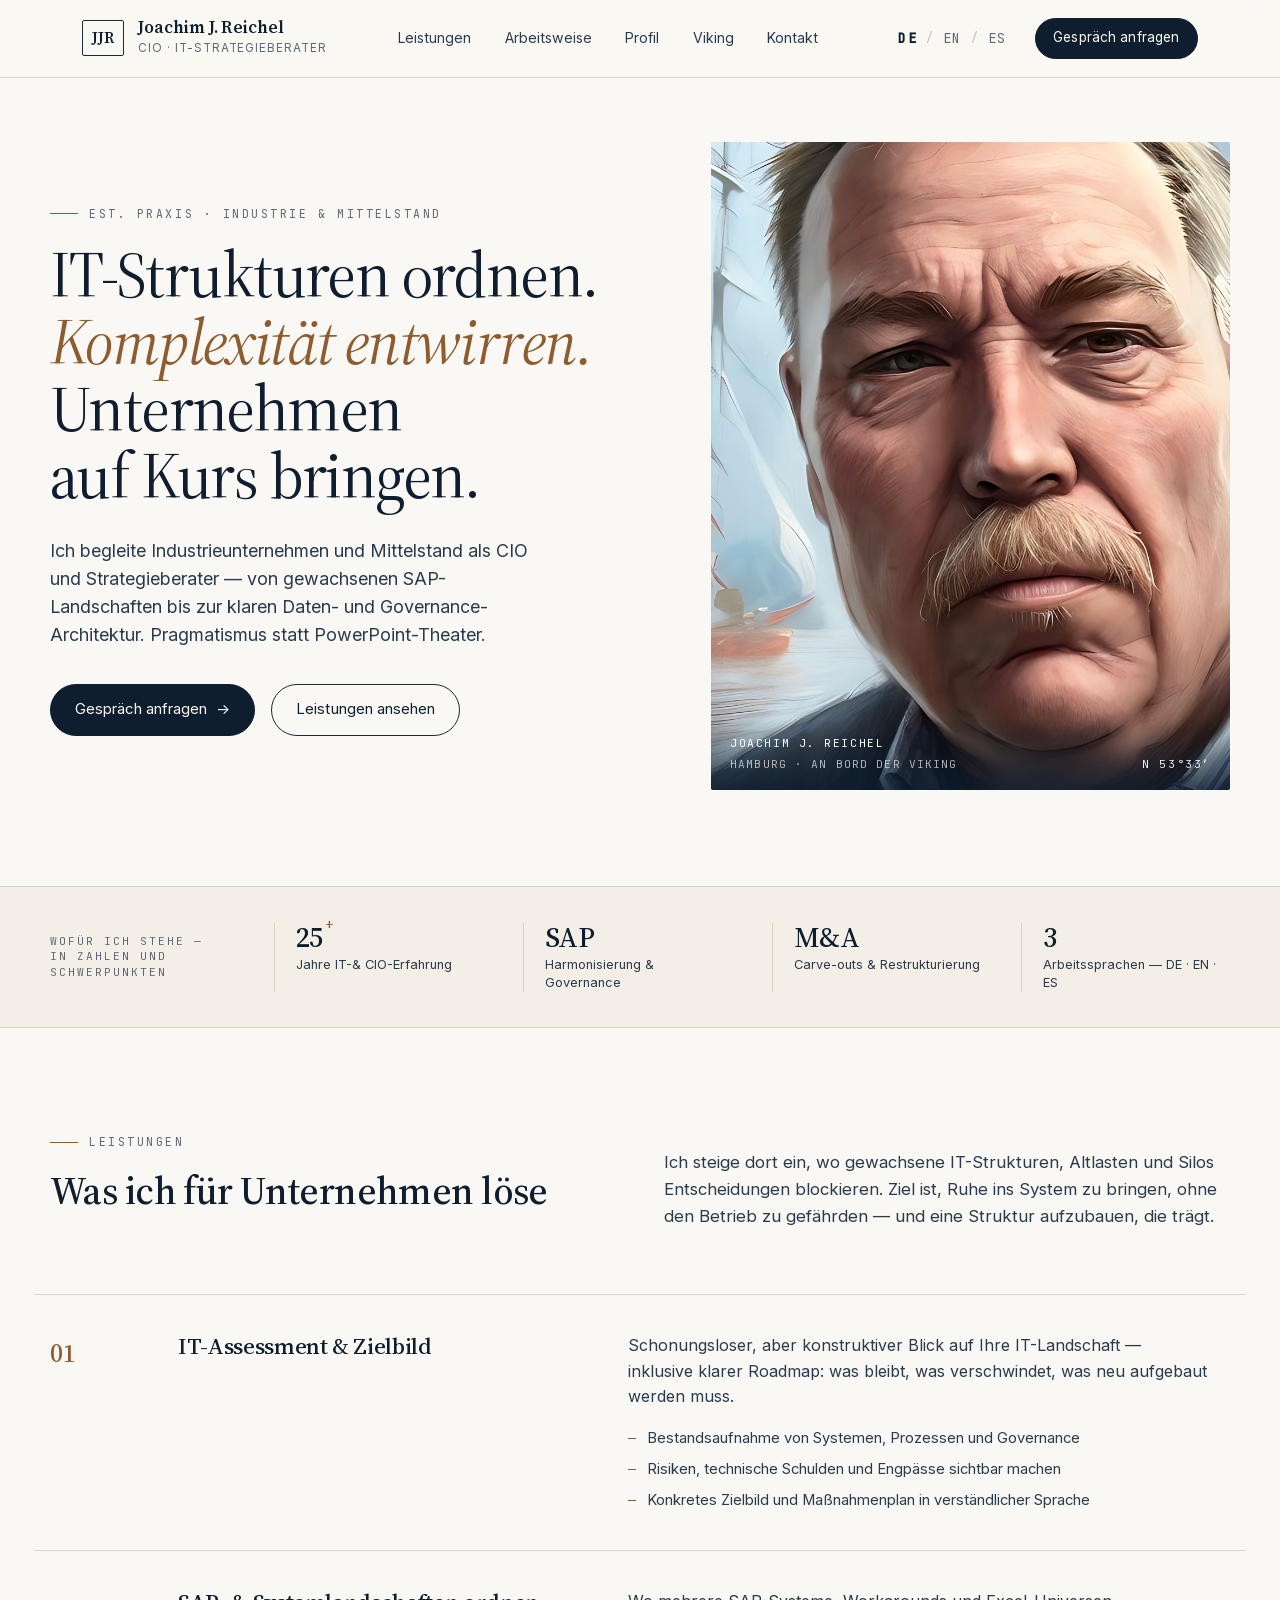
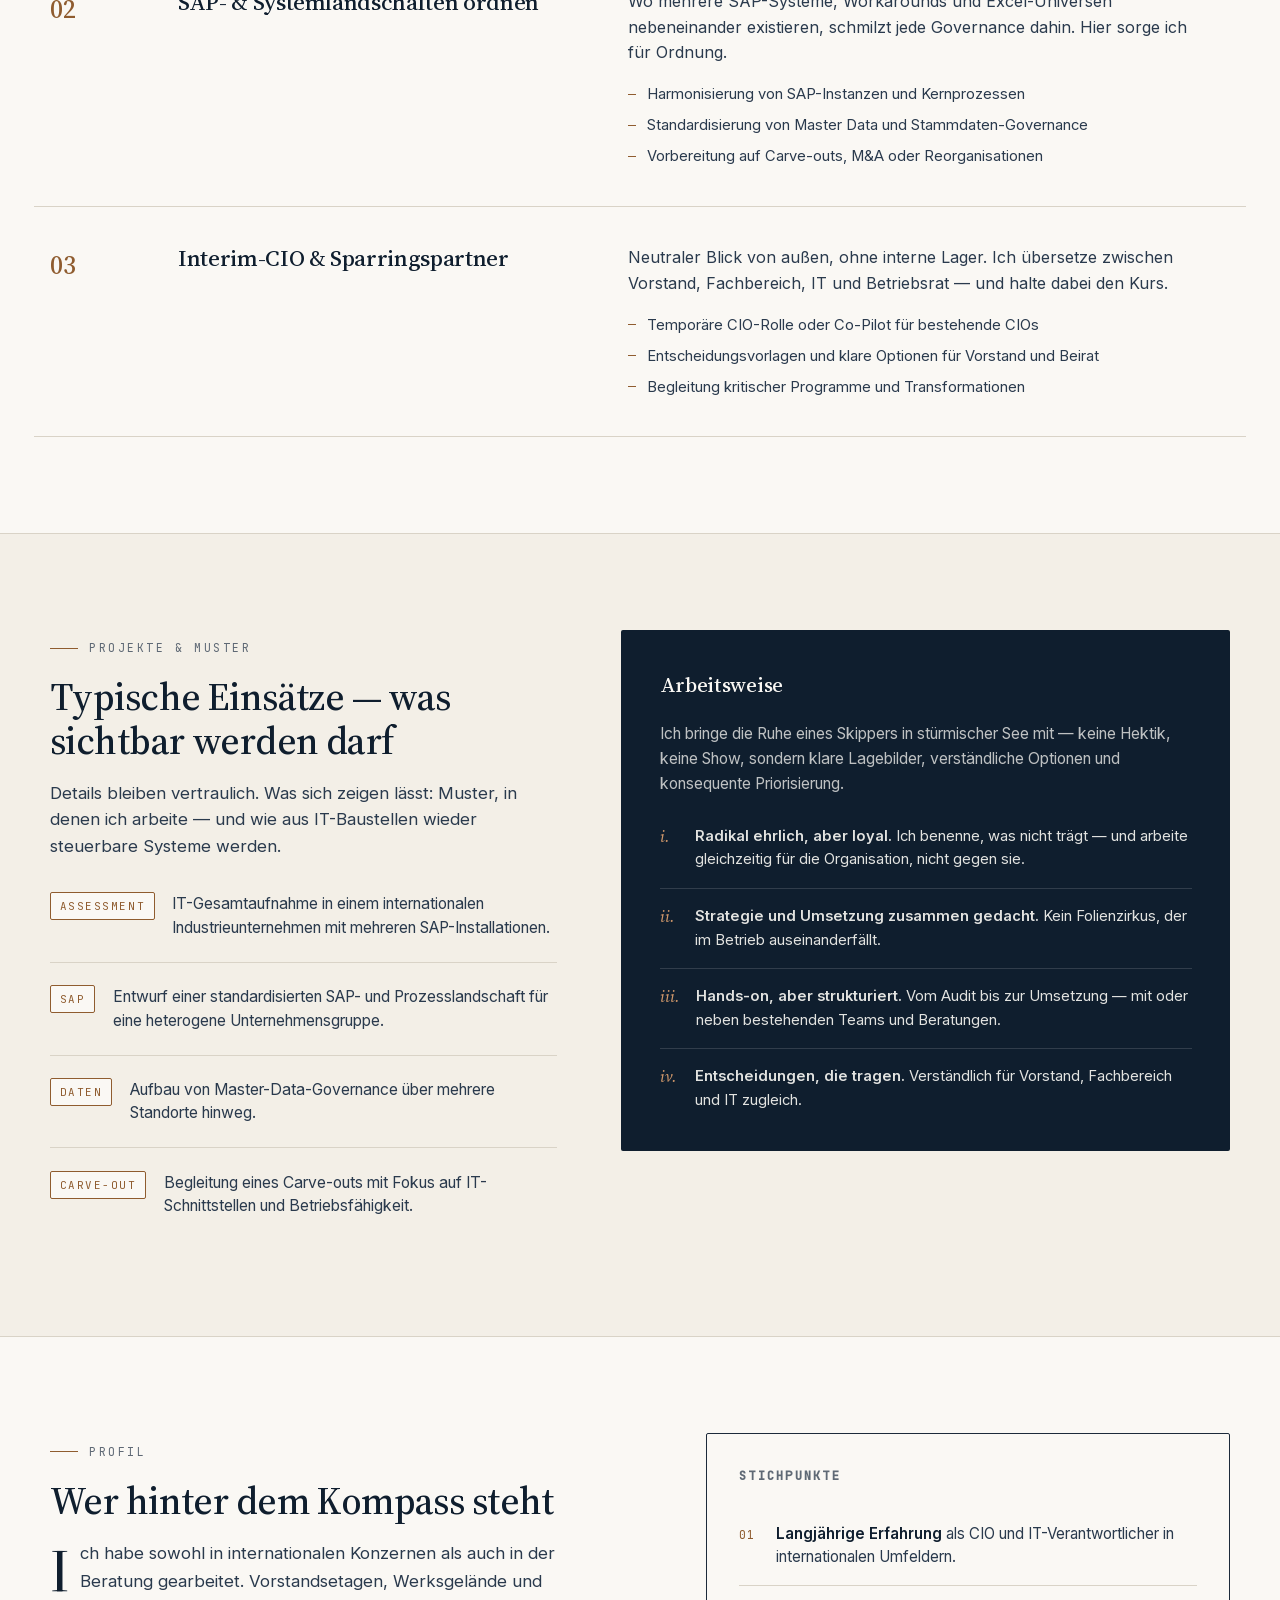
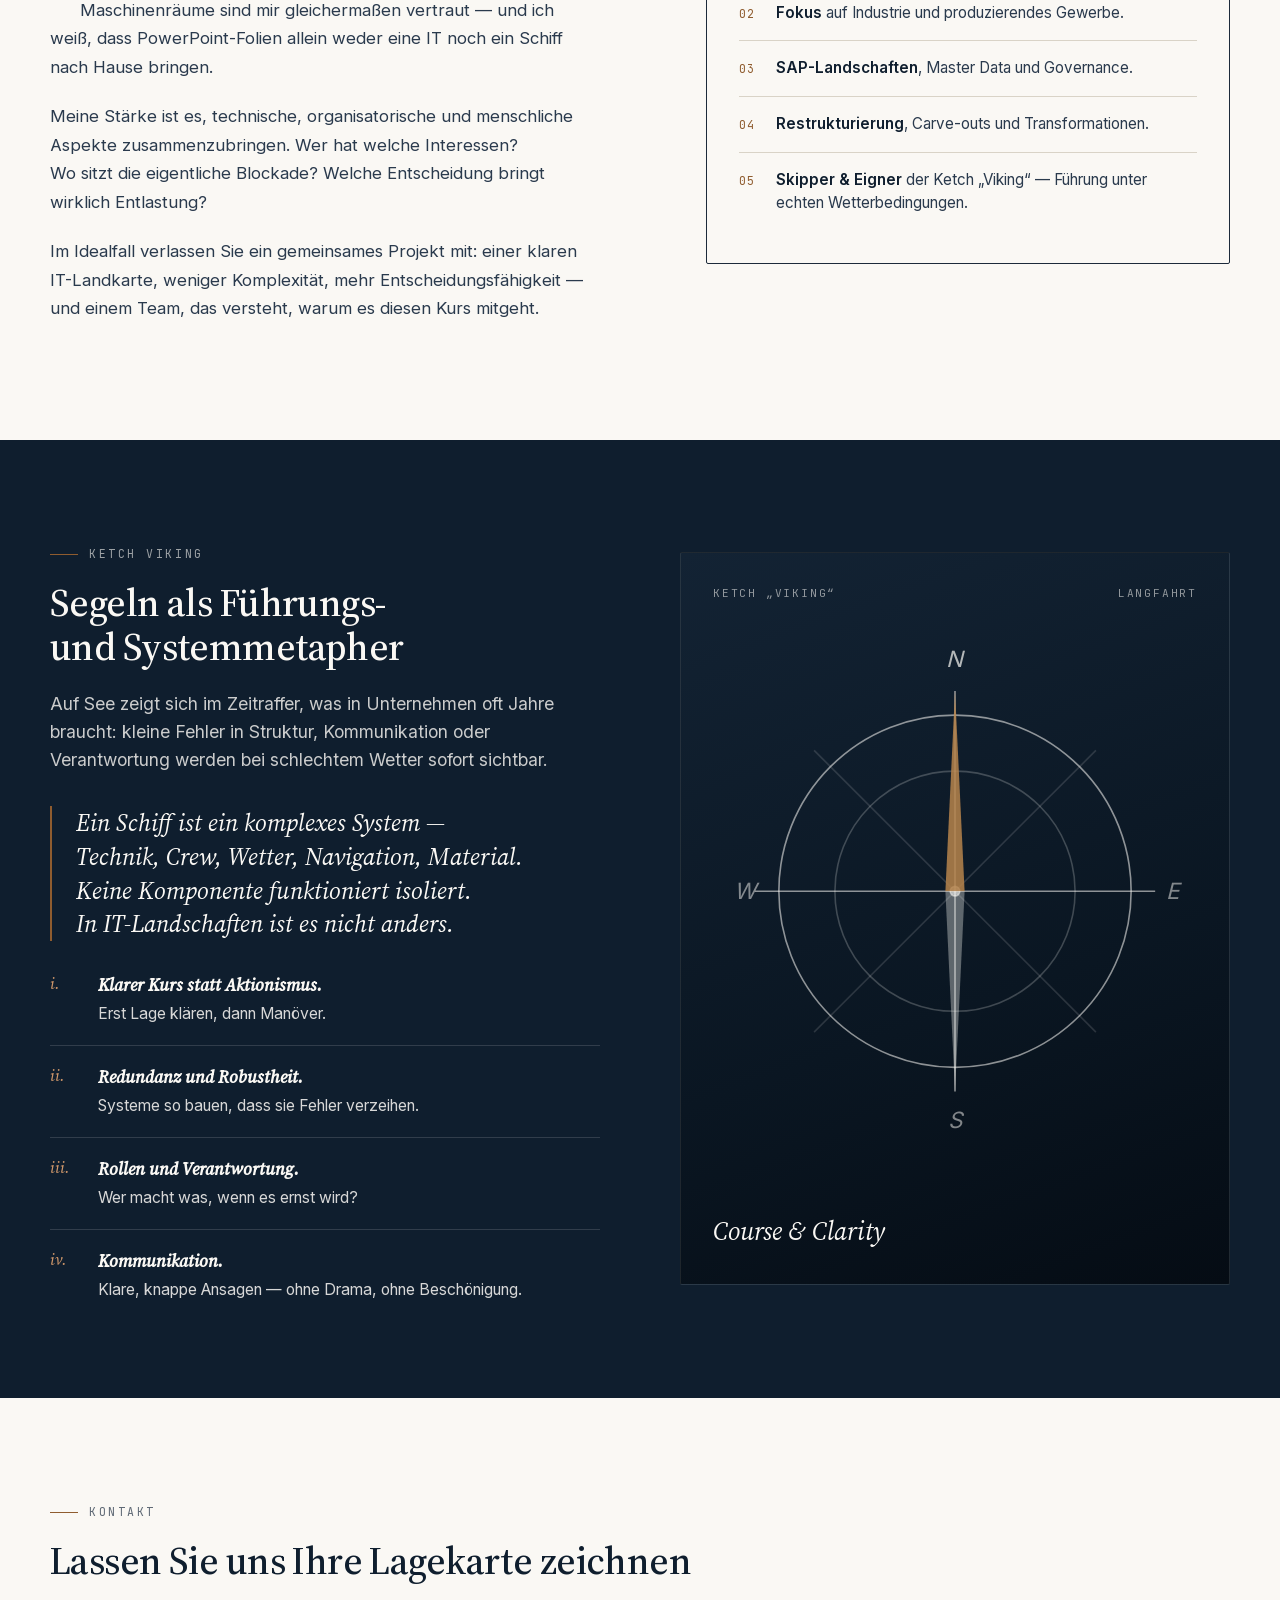
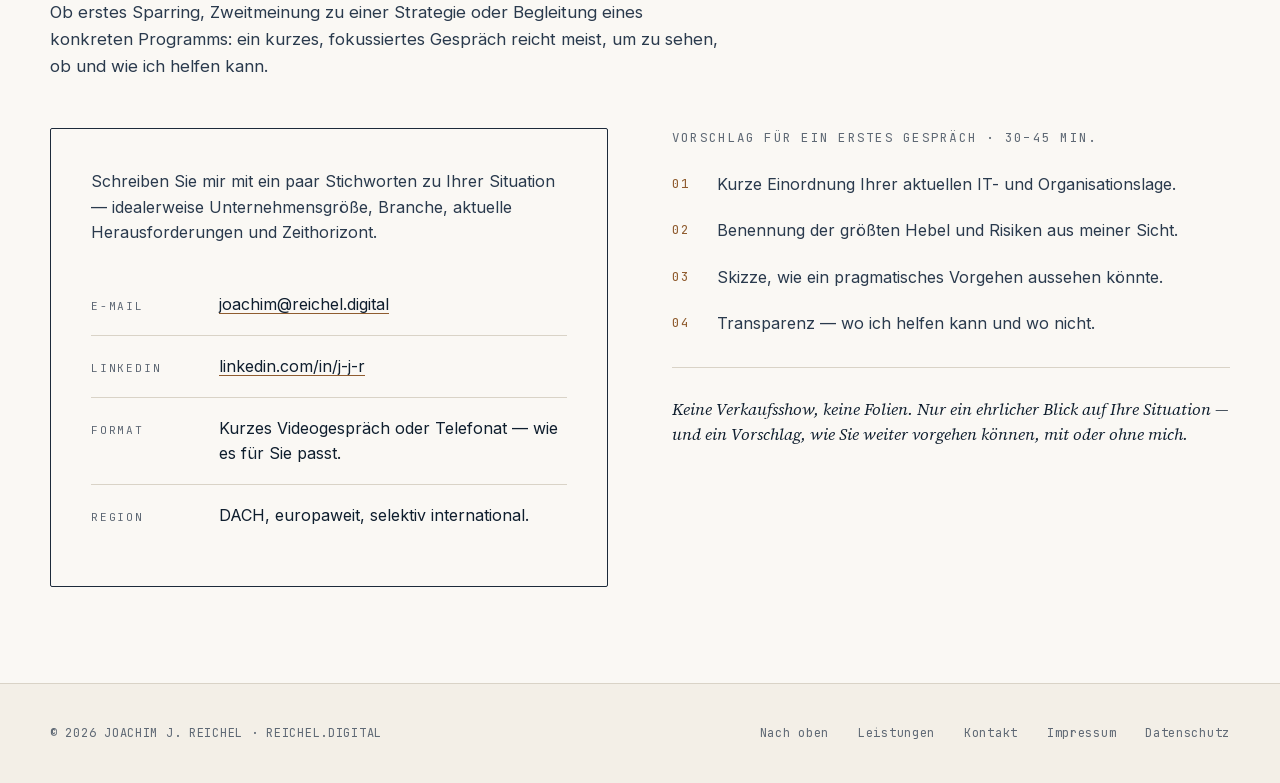
<file: index.html>
<!DOCTYPE html>
<html lang="de">
<head>
<meta charset="UTF-8" />
<title>Joachim J. Reichel — CIO & IT-Strategieberater</title>
<meta name="viewport" content="width=device-width, initial-scale=1" />
<meta name="description" content="Joachim J. Reichel — CIO und IT-Strategieberater für Industrie und Mittelstand. IT-Restrukturierung, SAP-Harmonisierung, Daten & Governance. Pragmatisch, klar, umsetzbar." />
<link rel="canonical" href="https://reichel.digital/" />
<link rel="alternate" hreflang="de" href="https://reichel.digital/?lang=de" />
<link rel="alternate" hreflang="en" href="https://reichel.digital/?lang=en" />
<link rel="alternate" hreflang="es" href="https://reichel.digital/?lang=es" />
<link rel="alternate" hreflang="x-default" href="https://reichel.digital/" />
<link rel="icon" href="favicon.svg" type="image/svg+xml" />
<meta property="og:type" content="website" />
<meta property="og:url" content="https://reichel.digital/" />
<meta property="og:title" content="Joachim J. Reichel — CIO & IT-Strategieberater" />
<meta property="og:description" content="IT-Strukturen ordnen, Komplexität entwirren, Unternehmen auf Kurs bringen. CIO und Strategieberater für Industrie und Mittelstand." />
<meta property="og:image" content="https://reichel.digital/portrait.jpg" />
<meta property="og:locale" content="de_DE" />
<meta property="og:locale:alternate" content="en_GB" />
<meta property="og:locale:alternate" content="es_ES" />
<meta name="twitter:card" content="summary_large_image" />
<meta name="twitter:title" content="Joachim J. Reichel — CIO & IT-Strategieberater" />
<meta name="twitter:description" content="IT-Strukturen ordnen, Komplexität entwirren, Unternehmen auf Kurs bringen." />
<meta name="twitter:image" content="https://reichel.digital/portrait.jpg" />
<link rel="stylesheet" href="fonts.css" />
<link rel="stylesheet" href="styles.css" />
<script type="application/ld+json">
{
  "@context": "https://schema.org",
  "@type": "Person",
  "name": "Joachim J. Reichel",
  "url": "https://reichel.digital/",
  "image": "https://reichel.digital/portrait.jpg",
  "email": "joachim@reichel.digital",
  "jobTitle": "CIO & IT-Strategieberater",
  "knowsLanguage": ["de", "en", "es"],
  "sameAs": ["https://www.linkedin.com/in/j-j-r/"]
}
</script>
</head>
<body>
<a class="skip-link" href="#top-de">Zum Inhalt springen</a>

<!-- ==================== DE ==================== -->
<div id="lang-de" class="lang active" data-screen-label="DE">

<header class="site-header">
  <div class="nav">
    <a href="#top-de" class="brand" aria-label="Joachim J. Reichel">
      <span class="brand-mark">JJR</span>
      <span>
        <span class="brand-name">Joachim J. Reichel</span>
        <span class="brand-role">CIO · IT-Strategieberater</span>
      </span>
    </a>
    <nav class="nav-links" id="nav-links-de">
      <a href="#services-de">Leistungen</a>
      <a href="#approach-de">Arbeitsweise</a>
      <a href="#about-de">Profil</a>
      <a href="#sailing-de">Viking</a>
      <a href="#contact-de">Kontakt</a>
    </nav>
    <div class="nav-right">
      <div class="lang-switch" role="group" aria-label="Sprache">
        <button class="on" type="button" data-lang="de" aria-pressed="true">DE</button><span class="sep">/</span>
        <button type="button" data-lang="en" aria-pressed="false">EN</button><span class="sep">/</span>
        <button type="button" data-lang="es" aria-pressed="false">ES</button>
      </div>
      <a href="#contact-de" class="nav-cta">Gespräch anfragen</a>
      <button class="nav-toggle" type="button" aria-label="Menü" aria-expanded="false" aria-controls="nav-links-de">☰</button>
    </div>
  </div>
</header>

<main id="top-de">

  <section class="hero">
    <div class="inner hero-grid">
      <div>
        <div class="kicker">Est. Praxis · Industrie &amp; Mittelstand</div>
        <h1 class="hero-headline">
          IT-Strukturen ordnen. <em>Komplexität entwirren.</em> Unternehmen auf Kurs bringen.
        </h1>
        <p class="hero-lede">
          Ich begleite Industrieunternehmen und Mittelstand als CIO und Strategieberater — von gewachsenen SAP-Landschaften bis zur klaren Daten- und Governance-Architektur. Pragmatismus statt PowerPoint-Theater.
        </p>
        <div class="hero-actions">
          <a href="#contact-de" class="btn btn-primary">Gespräch anfragen <span class="arrow">→</span></a>
          <a href="#services-de" class="btn btn-ghost">Leistungen ansehen</a>
        </div>
      </div>
      <div class="portrait-wrap">
        <img src="portrait.jpg" alt="Joachim J. Reichel, Porträt" width="1200" height="1200" fetchpriority="high" decoding="async" />
        <div class="portrait-caption">
          <div class="portrait-meta-lines">
            <span>Joachim J. Reichel</span>
            <span>Hamburg · an Bord der Viking</span>
          </div>
          <span>N 53°33′</span>
        </div>
      </div>
    </div>
  </section>

  <section class="creds" aria-label="Eckdaten">
    <div class="creds-inner">
      <div class="creds-label">Wofür ich stehe — in Zahlen und Schwerpunkten</div>
      <div class="creds-list">
        <div class="cred">
          <div class="cred-num">25<sup>+</sup></div>
          <div class="cred-label">Jahre IT-&amp; CIO-Erfahrung</div>
        </div>
        <div class="cred">
          <div class="cred-num">SAP</div>
          <div class="cred-label">Harmonisierung &amp; Governance</div>
        </div>
        <div class="cred">
          <div class="cred-num">M&amp;A</div>
          <div class="cred-label">Carve-outs &amp; Restrukturierung</div>
        </div>
        <div class="cred">
          <div class="cred-num">3</div>
          <div class="cred-label">Arbeitssprachen — DE · EN · ES</div>
        </div>
      </div>
    </div>
  </section>

  <section class="services" id="services-de">
    <div class="inner">
      <div class="services-header">
        <div>
          <div class="kicker">Leistungen</div>
          <h2 class="section-title">Was ich für Unternehmen löse</h2>
        </div>
        <p class="section-lede">
          Ich steige dort ein, wo gewachsene IT-Strukturen, Altlasten und Silos Entscheidungen blockieren. Ziel ist, Ruhe ins System zu bringen, ohne den Betrieb zu gefährden — und eine Struktur aufzubauen, die trägt.
        </p>
      </div>

      <div class="services-list">
        <article class="service">
          <div class="service-num">01</div>
          <div>
            <h3 class="service-title">IT-Assessment &amp; Zielbild</h3>
          </div>
          <div class="service-body">
            <p>Schonungsloser, aber konstruktiver Blick auf Ihre IT-Landschaft — inklusive klarer Roadmap: was bleibt, was verschwindet, was neu aufgebaut werden muss.</p>
            <ul class="service-list">
              <li>Bestandsaufnahme von Systemen, Prozessen und Governance</li>
              <li>Risiken, technische Schulden und Engpässe sichtbar machen</li>
              <li>Konkretes Zielbild und Maßnahmenplan in verständlicher Sprache</li>
            </ul>
          </div>
        </article>

        <article class="service">
          <div class="service-num">02</div>
          <div>
            <h3 class="service-title">SAP- &amp; Systemlandschaften ordnen</h3>
          </div>
          <div class="service-body">
            <p>Wo mehrere SAP-Systeme, Workarounds und Excel-Universen nebeneinander existieren, schmilzt jede Governance dahin. Hier sorge ich für Ordnung.</p>
            <ul class="service-list">
              <li>Harmonisierung von SAP-Instanzen und Kernprozessen</li>
              <li>Standardisierung von Master Data und Stammdaten-Governance</li>
              <li>Vorbereitung auf Carve-outs, M&amp;A oder Reorganisationen</li>
            </ul>
          </div>
        </article>

        <article class="service">
          <div class="service-num">03</div>
          <div>
            <h3 class="service-title">Interim-CIO &amp; Sparringspartner</h3>
          </div>
          <div class="service-body">
            <p>Neutraler Blick von außen, ohne interne Lager. Ich übersetze zwischen Vorstand, Fachbereich, IT und Betriebsrat — und halte dabei den Kurs.</p>
            <ul class="service-list">
              <li>Temporäre CIO-Rolle oder Co-Pilot für bestehende CIOs</li>
              <li>Entscheidungsvorlagen und klare Optionen für Vorstand und Beirat</li>
              <li>Begleitung kritischer Programme und Transformationen</li>
            </ul>
          </div>
        </article>
      </div>
    </div>
  </section>

  <section class="approach" id="approach-de">
    <div class="inner approach-grid">
      <div>
        <div class="kicker">Projekte &amp; Muster</div>
        <h2 class="section-title">Typische Einsätze — was sichtbar werden darf</h2>
        <p class="section-lede">
          Details bleiben vertraulich. Was sich zeigen lässt: Muster, in denen ich arbeite — und wie aus IT-Baustellen wieder steuerbare Systeme werden.
        </p>
        <ul class="approach-engagements">
          <li><span class="tag">Assessment</span><span>IT-Gesamtaufnahme in einem internationalen Industrieunternehmen mit mehreren SAP-Installationen.</span></li>
          <li><span class="tag">SAP</span><span>Entwurf einer standardisierten SAP- und Prozesslandschaft für eine heterogene Unternehmensgruppe.</span></li>
          <li><span class="tag">Daten</span><span>Aufbau von Master-Data-Governance über mehrere Standorte hinweg.</span></li>
          <li><span class="tag">Carve-out</span><span>Begleitung eines Carve-outs mit Fokus auf IT-Schnittstellen und Betriebsfähigkeit.</span></li>
        </ul>
      </div>

      <aside class="principles">
        <h3>Arbeitsweise</h3>
        <p>Ich bringe die Ruhe eines Skippers in stürmischer See mit — keine Hektik, keine Show, sondern klare Lagebilder, verständliche Optionen und konsequente Priorisierung.</p>
        <ol class="principles-list">
          <li><span class="pnum">i.</span><span><strong>Radikal ehrlich, aber loyal.</strong> Ich benenne, was nicht trägt — und arbeite gleichzeitig für die Organisation, nicht gegen sie.</span></li>
          <li><span class="pnum">ii.</span><span><strong>Strategie und Umsetzung zusammen gedacht.</strong> Kein Folienzirkus, der im Betrieb auseinanderfällt.</span></li>
          <li><span class="pnum">iii.</span><span><strong>Hands-on, aber strukturiert.</strong> Vom Audit bis zur Umsetzung — mit oder neben bestehenden Teams und Beratungen.</span></li>
          <li><span class="pnum">iv.</span><span><strong>Entscheidungen, die tragen.</strong> Verständlich für Vorstand, Fachbereich und IT zugleich.</span></li>
        </ol>
      </aside>
    </div>
  </section>

  <section id="about-de">
    <div class="inner about-grid">
      <div class="about-copy">
        <div class="kicker">Profil</div>
        <h2 class="section-title">Wer hinter dem Kompass steht</h2>
        <p>Ich habe sowohl in internationalen Konzernen als auch in der Beratung gearbeitet. Vorstandsetagen, Werksgelände und Maschinenräume sind mir gleichermaßen vertraut — und ich weiß, dass PowerPoint-Folien allein weder eine IT noch ein Schiff nach Hause bringen.</p>
        <p>Meine Stärke ist es, technische, organisatorische und menschliche Aspekte zusammenzubringen. Wer hat welche Interessen? Wo sitzt die eigentliche Blockade? Welche Entscheidung bringt wirklich Entlastung?</p>
        <p>Im Idealfall verlassen Sie ein gemeinsames Projekt mit: einer klaren IT-Landkarte, weniger Komplexität, mehr Entscheidungsfähigkeit — und einem Team, das versteht, warum es diesen Kurs mitgeht.</p>
      </div>
      <aside class="about-card">
        <h3>Stichpunkte</h3>
        <ul class="about-list">
          <li><span class="idx">01</span><span><strong>Langjährige Erfahrung</strong> als CIO und IT-Verantwortlicher in internationalen Umfeldern.</span></li>
          <li><span class="idx">02</span><span><strong>Fokus</strong> auf Industrie und produzierendes Gewerbe.</span></li>
          <li><span class="idx">03</span><span><strong>SAP-Landschaften</strong>, Master Data und Governance.</span></li>
          <li><span class="idx">04</span><span><strong>Restrukturierung</strong>, Carve-outs und Transformationen.</span></li>
          <li><span class="idx">05</span><span><strong>Skipper &amp; Eigner</strong> der Ketch „Viking“ — Führung unter echten Wetterbedingungen.</span></li>
        </ul>
      </aside>
    </div>
  </section>

  <section class="sailing" id="sailing-de">
    <div class="inner sailing-grid">
      <div>
        <div class="kicker">Ketch Viking</div>
        <h2 class="section-title">Segeln als Führungs- und Systemmetapher</h2>
        <p class="sailing-intro">
          Auf See zeigt sich im Zeitraffer, was in Unternehmen oft Jahre braucht: kleine Fehler in Struktur, Kommunikation oder Verantwortung werden bei schlechtem Wetter sofort sichtbar.
        </p>
        <blockquote class="sailing-quote">
          Ein Schiff ist ein komplexes System — Technik, Crew, Wetter, Navigation, Material. Keine Komponente funktioniert isoliert. In IT-Landschaften ist es nicht anders.
        </blockquote>
        <ul class="sailing-principles">
          <li><span class="roman">i.</span><span><strong>Klarer Kurs statt Aktionismus.</strong> Erst Lage klären, dann Manöver.</span></li>
          <li><span class="roman">ii.</span><span><strong>Redundanz und Robustheit.</strong> Systeme so bauen, dass sie Fehler verzeihen.</span></li>
          <li><span class="roman">iii.</span><span><strong>Rollen und Verantwortung.</strong> Wer macht was, wenn es ernst wird?</span></li>
          <li><span class="roman">iv.</span><span><strong>Kommunikation.</strong> Klare, knappe Ansagen — ohne Drama, ohne Beschönigung.</span></li>
        </ul>
      </div>

      <div class="sailing-illus" aria-hidden="true">
        <div class="sailing-illus-label"><span>Ketch „Viking“</span><span>Langfahrt</span></div>
        <svg viewBox="0 0 300 380" xmlns="http://www.w3.org/2000/svg">
          <g fill="none" stroke="rgba(250,248,244,0.55)" stroke-width="1">
            <!-- Kompassrose -->
            <circle cx="150" cy="180" r="110" />
            <circle cx="150" cy="180" r="75" stroke-opacity="0.4" />
            <circle cx="150" cy="180" r="3" fill="rgba(250,248,244,0.55)" />
            <!-- Kardinalstriche -->
            <line x1="150" y1="55" x2="150" y2="305" />
            <line x1="25" y1="180" x2="275" y2="180" />
            <!-- Diagonalen schwach -->
            <line x1="62" y1="92" x2="238" y2="268" stroke-opacity="0.25" />
            <line x1="238" y1="92" x2="62" y2="268" stroke-opacity="0.25" />
          </g>
          <!-- Nordpfeil -->
          <polygon points="150,55 144,180 156,180" fill="rgba(183,132,76,0.85)" />
          <polygon points="150,305 144,180 156,180" fill="rgba(250,248,244,0.35)" />
          <text x="150" y="40" text-anchor="middle" font-family="Source Serif 4, serif" font-size="14" fill="rgba(250,248,244,0.7)" font-style="italic">N</text>
          <text x="150" y="328" text-anchor="middle" font-family="Source Serif 4, serif" font-size="14" fill="rgba(250,248,244,0.5)" font-style="italic">S</text>
          <text x="12" y="185" font-family="Source Serif 4, serif" font-size="14" fill="rgba(250,248,244,0.5)" font-style="italic">W</text>
          <text x="282" y="185" font-family="Source Serif 4, serif" font-size="14" fill="rgba(250,248,244,0.5)" font-style="italic">E</text>
        </svg>
        <div class="sailing-illus-title">Course &amp; Clarity</div>
      </div>
    </div>
  </section>

  <section class="contact" id="contact-de">
    <div class="inner">
      <div class="kicker">Kontakt</div>
      <h2 class="section-title">Lassen Sie uns Ihre Lagekarte zeichnen</h2>
      <p class="section-lede">
        Ob erstes Sparring, Zweitmeinung zu einer Strategie oder Begleitung eines konkreten Programms: ein kurzes, fokussiertes Gespräch reicht meist, um zu sehen, ob und wie ich helfen kann.
      </p>

      <div class="contact-grid">
        <div class="contact-primary">
          <p>Schreiben Sie mir mit ein paar Stichworten zu Ihrer Situation — idealerweise Unternehmensgröße, Branche, aktuelle Herausforderungen und Zeithorizont.</p>
          <div class="contact-row">
            <span class="contact-label">E-Mail</span>
            <span class="contact-value"><a href="mailto:joachim@reichel.digital">joachim@reichel.digital</a></span>
          </div>
          <div class="contact-row">
            <span class="contact-label">LinkedIn</span>
            <span class="contact-value"><a href="https://www.linkedin.com/in/j-j-r/" target="_blank" rel="noopener">linkedin.com/in/j-j-r</a></span>
          </div>
          <div class="contact-row">
            <span class="contact-label">Format</span>
            <span class="contact-value">Kurzes Videogespräch oder Telefonat — wie es für Sie passt.</span>
          </div>
          <div class="contact-row">
            <span class="contact-label">Region</span>
            <span class="contact-value">DACH, europaweit, selektiv international.</span>
          </div>
        </div>

        <div class="contact-aside">
          <h3>Vorschlag für ein erstes Gespräch · 30–45 Min.</h3>
          <ol>
            <li>Kurze Einordnung Ihrer aktuellen IT- und Organisationslage.</li>
            <li>Benennung der größten Hebel und Risiken aus meiner Sicht.</li>
            <li>Skizze, wie ein pragmatisches Vorgehen aussehen könnte.</li>
            <li>Transparenz — wo ich helfen kann und wo nicht.</li>
          </ol>
          <p class="contact-close">
            Keine Verkaufsshow, keine Folien. Nur ein ehrlicher Blick auf Ihre Situation — und ein Vorschlag, wie Sie weiter vorgehen können, mit oder ohne mich.
          </p>
        </div>
      </div>
    </div>
  </section>
</main>

<footer class="site-footer">
  <div class="footer-inner">
    <div>© <span class="year"></span> JOACHIM J. REICHEL · REICHEL.DIGITAL</div>
    <div class="footer-links">
      <a href="#top-de">Nach oben</a>
      <a href="#services-de">Leistungen</a>
      <a href="#contact-de">Kontakt</a>
      <a href="impressum.html">Impressum</a>
      <a href="datenschutz.html">Datenschutz</a>
    </div>
  </div>
</footer>
</div>

<!-- ==================== EN ==================== -->
<div id="lang-en" class="lang" data-screen-label="EN">

<header class="site-header">
  <div class="nav">
    <a href="#top-en" class="brand">
      <span class="brand-mark">JJR</span>
      <span>
        <span class="brand-name">Joachim J. Reichel</span>
        <span class="brand-role">CIO · IT Strategy Advisor</span>
      </span>
    </a>
    <nav class="nav-links" id="nav-links-en">
      <a href="#services-en">Services</a>
      <a href="#approach-en">Approach</a>
      <a href="#about-en">Profile</a>
      <a href="#sailing-en">Viking</a>
      <a href="#contact-en">Contact</a>
    </nav>
    <div class="nav-right">
      <div class="lang-switch" role="group" aria-label="Language">
        <button type="button" data-lang="de" aria-pressed="false">DE</button><span class="sep">/</span>
        <button class="on" type="button" data-lang="en" aria-pressed="true">EN</button><span class="sep">/</span>
        <button type="button" data-lang="es" aria-pressed="false">ES</button>
      </div>
      <a href="#contact-en" class="nav-cta">Schedule a call</a>
      <button class="nav-toggle" type="button" aria-label="Menu" aria-expanded="false" aria-controls="nav-links-en">☰</button>
    </div>
  </div>
</header>

<main id="top-en">
  <section class="hero">
    <div class="inner hero-grid">
      <div>
        <div class="kicker">Est. practice · Industry &amp; mid-market</div>
        <h1 class="hero-headline">
          Bringing order to IT. <em>Untangling complexity.</em> Keeping the company on course.
        </h1>
        <p class="hero-lede">
          I support industrial and mid-sized companies as CIO and strategy advisor — from sprawling SAP landscapes to clear data and governance architectures. Pragmatism instead of PowerPoint theatre.
        </p>
        <div class="hero-actions">
          <a href="#contact-en" class="btn btn-primary">Request a conversation <span class="arrow">→</span></a>
          <a href="#services-en" class="btn btn-ghost">View services</a>
        </div>
      </div>
      <div class="portrait-wrap">
        <img src="portrait.jpg" alt="Joachim J. Reichel, portrait" width="1200" height="1200" loading="lazy" decoding="async" />
        <div class="portrait-caption">
          <div class="portrait-meta-lines">
            <span>Joachim J. Reichel</span>
            <span>Hamburg · aboard the Viking</span>
          </div>
          <span>N 53°33′</span>
        </div>
      </div>
    </div>
  </section>

  <section class="creds">
    <div class="creds-inner">
      <div class="creds-label">What I stand for — in figures and focus areas</div>
      <div class="creds-list">
        <div class="cred"><div class="cred-num">25<sup>+</sup></div><div class="cred-label">Years of IT &amp; CIO experience</div></div>
        <div class="cred"><div class="cred-num">SAP</div><div class="cred-label">Harmonisation &amp; governance</div></div>
        <div class="cred"><div class="cred-num">M&amp;A</div><div class="cred-label">Carve-outs &amp; restructuring</div></div>
        <div class="cred"><div class="cred-num">3</div><div class="cred-label">Working languages — DE · EN · ES</div></div>
      </div>
    </div>
  </section>

  <section class="services" id="services-en">
    <div class="inner">
      <div class="services-header">
        <div>
          <div class="kicker">Services</div>
          <h2 class="section-title">What I help organisations solve</h2>
        </div>
        <p class="section-lede">
          I come in where legacy IT, grown structures and silos block decisions. The goal: create calm in the system without endangering operations — and build a structure that holds.
        </p>
      </div>

      <div class="services-list">
        <article class="service">
          <div class="service-num">01</div>
          <div><h3 class="service-title">IT assessment &amp; target picture</h3></div>
          <div class="service-body">
            <p>A frank but constructive view of your IT landscape — including a clear roadmap of what should stay, what must go, and what needs to be built.</p>
            <ul class="service-list">
              <li>Inventory of systems, processes and governance</li>
              <li>Making risks, technical debt and bottlenecks visible</li>
              <li>Concrete target picture and action plan in plain language</li>
            </ul>
          </div>
        </article>

        <article class="service">
          <div class="service-num">02</div>
          <div><h3 class="service-title">Structuring SAP &amp; system landscapes</h3></div>
          <div class="service-body">
            <p>When multiple SAP systems, workarounds and Excel universes coexist, governance dissolves. Here I bring structure back in.</p>
            <ul class="service-list">
              <li>Harmonisation of SAP instances and core processes</li>
              <li>Standardisation of master data and data governance</li>
              <li>Preparation for carve-outs, M&amp;A or reorganisations</li>
            </ul>
          </div>
        </article>

        <article class="service">
          <div class="service-num">03</div>
          <div><h3 class="service-title">Interim CIO &amp; sparring partner</h3></div>
          <div class="service-body">
            <p>A neutral outside view, without internal factions. I translate between board, business, IT and workers' council — and keep the course.</p>
            <ul class="service-list">
              <li>Temporary CIO role or co-pilot for existing CIOs</li>
              <li>Decision notes and clear options for board and advisory council</li>
              <li>Support for critical programmes and transformations</li>
            </ul>
          </div>
        </article>
      </div>
    </div>
  </section>

  <section class="approach" id="approach-en">
    <div class="inner approach-grid">
      <div>
        <div class="kicker">Projects &amp; patterns</div>
        <h2 class="section-title">Typical engagements — what can be shown</h2>
        <p class="section-lede">
          Details stay confidential. What can be shown: the patterns I work in — and how IT construction sites become manageable systems again.
        </p>
        <ul class="approach-engagements">
          <li><span class="tag">Assessment</span><span>Full IT assessment in an international industrial company with multiple SAP installations.</span></li>
          <li><span class="tag">SAP</span><span>Design of a standardised SAP and process landscape for a heterogeneous group.</span></li>
          <li><span class="tag">Data</span><span>Building master data governance across several locations.</span></li>
          <li><span class="tag">Carve-out</span><span>Support of a carve-out with focus on IT interfaces and operational continuity.</span></li>
        </ul>
      </div>

      <aside class="principles">
        <h3>How I work</h3>
        <p>I bring the calm of a skipper in rough seas — no drama, no show, but clear situation pictures, understandable options and consistent prioritisation.</p>
        <ol class="principles-list">
          <li><span class="pnum">i.</span><span><strong>Radically honest, but loyal.</strong> I name what doesn't hold — while working for the organisation, not against it.</span></li>
          <li><span class="pnum">ii.</span><span><strong>Strategy and execution thought together.</strong> No slide circus that falls apart in operations.</span></li>
          <li><span class="pnum">iii.</span><span><strong>Hands-on, but structured.</strong> From audit to execution — with or alongside existing teams and consultancies.</span></li>
          <li><span class="pnum">iv.</span><span><strong>Decisions that hold.</strong> Understandable for board, business and IT alike.</span></li>
        </ol>
      </aside>
    </div>
  </section>

  <section id="about-en">
    <div class="inner about-grid">
      <div class="about-copy">
        <div class="kicker">Profile</div>
        <h2 class="section-title">Who stands behind the compass</h2>
        <p>I have worked both in international corporations and in consulting. I know board rooms, shop floors and machine rooms — and I know that slides alone will neither land an IT nor a ship safely.</p>
        <p>My strength is to connect technical, organisational and human aspects. Who has which interests? Where is the real blockage? Which decision truly brings relief?</p>
        <p>Ideally, you leave a joint project with: a clear map of your IT, less complexity, more decision capability — and a team that understands why it follows this course.</p>
      </div>
      <aside class="about-card">
        <h3>Key points</h3>
        <ul class="about-list">
          <li><span class="idx">01</span><span><strong>Long experience</strong> as CIO and IT leader in international environments.</span></li>
          <li><span class="idx">02</span><span><strong>Focus</strong> on industry and manufacturing.</span></li>
          <li><span class="idx">03</span><span><strong>SAP landscapes</strong>, master data and governance.</span></li>
          <li><span class="idx">04</span><span><strong>Restructuring</strong>, carve-outs and transformations.</span></li>
          <li><span class="idx">05</span><span><strong>Skipper &amp; owner</strong> of the ketch “Viking” — leadership under real weather conditions.</span></li>
        </ul>
      </aside>
    </div>
  </section>

  <section class="sailing" id="sailing-en">
    <div class="inner sailing-grid">
      <div>
        <div class="kicker">Ketch Viking</div>
        <h2 class="section-title">Sailing as a leadership and systems metaphor</h2>
        <p class="sailing-intro">At sea you see in fast-forward what takes years in organisations: small flaws in structure, communication or accountability show up immediately in bad weather.</p>
        <blockquote class="sailing-quote">A ship is a complex system — technology, crew, weather, navigation, materials. No component works in isolation. IT landscapes are no different.</blockquote>
        <ul class="sailing-principles">
          <li><span class="roman">i.</span><span><strong>Clear course instead of actionism.</strong> Clarify the situation first, then manoeuvre.</span></li>
          <li><span class="roman">ii.</span><span><strong>Redundancy and robustness.</strong> Build systems that forgive mistakes.</span></li>
          <li><span class="roman">iii.</span><span><strong>Roles and responsibility.</strong> Who does what when it gets serious?</span></li>
          <li><span class="roman">iv.</span><span><strong>Communication.</strong> Concise, clear messages — without drama, without sugar-coating.</span></li>
        </ul>
      </div>

      <div class="sailing-illus" aria-hidden="true">
        <div class="sailing-illus-label"><span>Ketch “Viking”</span><span>Long-distance</span></div>
        <svg viewBox="0 0 300 380" xmlns="http://www.w3.org/2000/svg">
          <g fill="none" stroke="rgba(250,248,244,0.55)" stroke-width="1">
            <circle cx="150" cy="180" r="110" />
            <circle cx="150" cy="180" r="75" stroke-opacity="0.4" />
            <circle cx="150" cy="180" r="3" fill="rgba(250,248,244,0.55)" />
            <line x1="150" y1="55" x2="150" y2="305" />
            <line x1="25" y1="180" x2="275" y2="180" />
            <line x1="62" y1="92" x2="238" y2="268" stroke-opacity="0.25" />
            <line x1="238" y1="92" x2="62" y2="268" stroke-opacity="0.25" />
          </g>
          <polygon points="150,55 144,180 156,180" fill="rgba(183,132,76,0.85)" />
          <polygon points="150,305 144,180 156,180" fill="rgba(250,248,244,0.35)" />
          <text x="150" y="40" text-anchor="middle" font-family="Source Serif 4, serif" font-size="14" fill="rgba(250,248,244,0.7)" font-style="italic">N</text>
          <text x="150" y="328" text-anchor="middle" font-family="Source Serif 4, serif" font-size="14" fill="rgba(250,248,244,0.5)" font-style="italic">S</text>
          <text x="12" y="185" font-family="Source Serif 4, serif" font-size="14" fill="rgba(250,248,244,0.5)" font-style="italic">W</text>
          <text x="282" y="185" font-family="Source Serif 4, serif" font-size="14" fill="rgba(250,248,244,0.5)" font-style="italic">E</text>
        </svg>
        <div class="sailing-illus-title">Course &amp; Clarity</div>
      </div>
    </div>
  </section>

  <section class="contact" id="contact-en">
    <div class="inner">
      <div class="kicker">Contact</div>
      <h2 class="section-title">Let's draw your situation map</h2>
      <p class="section-lede">Whether first sparring, a second opinion on a strategy or support for a concrete programme: a short, focused conversation is usually enough to see if and how I can help.</p>

      <div class="contact-grid">
        <div class="contact-primary">
          <p>Send me a few lines about your situation — ideally company size, industry, current challenges and rough time frame.</p>
          <div class="contact-row"><span class="contact-label">Email</span><span class="contact-value"><a href="mailto:joachim@reichel.digital">joachim@reichel.digital</a></span></div>
          <div class="contact-row"><span class="contact-label">LinkedIn</span><span class="contact-value"><a href="https://www.linkedin.com/in/j-j-r/" target="_blank" rel="noopener">linkedin.com/in/j-j-r</a></span></div>
          <div class="contact-row"><span class="contact-label">Format</span><span class="contact-value">Short video call or phone — whichever works best for you.</span></div>
          <div class="contact-row"><span class="contact-label">Region</span><span class="contact-value">DACH, Europe-wide, selectively international.</span></div>
        </div>

        <div class="contact-aside">
          <h3>Suggested first call · 30–45 min.</h3>
          <ol>
            <li>Brief assessment of your current IT and organisational situation.</li>
            <li>My view on the biggest levers and risks.</li>
            <li>Sketch of a pragmatic way forward.</li>
            <li>Transparency — where I can help, and where not.</li>
          </ol>
          <p class="contact-close">No sales show, no slide deck. Just an honest view of your situation — and a proposal on how to move forward, with or without me.</p>
        </div>
      </div>
    </div>
  </section>
</main>

<footer class="site-footer">
  <div class="footer-inner">
    <div>© <span class="year"></span> JOACHIM J. REICHEL · REICHEL.DIGITAL</div>
    <div class="footer-links">
      <a href="#top-en">Back to top</a>
      <a href="#services-en">Services</a>
      <a href="#contact-en">Contact</a>
      <a href="impressum.html">Legal notice</a>
      <a href="datenschutz.html">Privacy</a>
    </div>
  </div>
</footer>
</div>

<!-- ==================== ES ==================== -->
<div id="lang-es" class="lang" data-screen-label="ES">

<header class="site-header">
  <div class="nav">
    <a href="#top-es" class="brand">
      <span class="brand-mark">JJR</span>
      <span>
        <span class="brand-name">Joachim J. Reichel</span>
        <span class="brand-role">CIO · Asesor de Estrategia TI</span>
      </span>
    </a>
    <nav class="nav-links" id="nav-links-es">
      <a href="#services-es">Servicios</a>
      <a href="#approach-es">Enfoque</a>
      <a href="#about-es">Perfil</a>
      <a href="#sailing-es">Viking</a>
      <a href="#contact-es">Contacto</a>
    </nav>
    <div class="nav-right">
      <div class="lang-switch" role="group" aria-label="Idioma">
        <button type="button" data-lang="de" aria-pressed="false">DE</button><span class="sep">/</span>
        <button type="button" data-lang="en" aria-pressed="false">EN</button><span class="sep">/</span>
        <button class="on" type="button" data-lang="es" aria-pressed="true">ES</button>
      </div>
      <a href="#contact-es" class="nav-cta">Solicitar llamada</a>
      <button class="nav-toggle" type="button" aria-label="Menú" aria-expanded="false" aria-controls="nav-links-es">☰</button>
    </div>
  </div>
</header>

<main id="top-es">
  <section class="hero">
    <div class="inner hero-grid">
      <div>
        <div class="kicker">Práctica establecida · Industria &amp; medianas</div>
        <h1 class="hero-headline">
          Ordenar las estructuras TI. <em>Desenredar la complejidad.</em> Mantener la empresa en rumbo.
        </h1>
        <p class="hero-lede">
          Acompaño a empresas industriales y medianas como CIO y asesor estratégico — desde paisajes SAP desbordados hasta arquitecturas claras de datos y gobernanza. Pragmatismo en lugar de teatro PowerPoint.
        </p>
        <div class="hero-actions">
          <a href="#contact-es" class="btn btn-primary">Solicitar una conversación <span class="arrow">→</span></a>
          <a href="#services-es" class="btn btn-ghost">Ver servicios</a>
        </div>
      </div>
      <div class="portrait-wrap">
        <img src="portrait.jpg" alt="Joachim J. Reichel, retrato" width="1200" height="1200" loading="lazy" decoding="async" />
        <div class="portrait-caption">
          <div class="portrait-meta-lines">
            <span>Joachim J. Reichel</span>
            <span>Hamburgo · a bordo del Viking</span>
          </div>
          <span>N 53°33′</span>
        </div>
      </div>
    </div>
  </section>

  <section class="creds">
    <div class="creds-inner">
      <div class="creds-label">Por lo que me reconocen — en cifras y focos</div>
      <div class="creds-list">
        <div class="cred"><div class="cred-num">25<sup>+</sup></div><div class="cred-label">Años de experiencia TI &amp; CIO</div></div>
        <div class="cred"><div class="cred-num">SAP</div><div class="cred-label">Armonización &amp; gobernanza</div></div>
        <div class="cred"><div class="cred-num">M&amp;A</div><div class="cred-label">Carve-outs &amp; reestructuración</div></div>
        <div class="cred"><div class="cred-num">3</div><div class="cred-label">Idiomas de trabajo — DE · EN · ES</div></div>
      </div>
    </div>
  </section>

  <section class="services" id="services-es">
    <div class="inner">
      <div class="services-header">
        <div>
          <div class="kicker">Servicios</div>
          <h2 class="section-title">Lo que ayudo a resolver</h2>
        </div>
        <p class="section-lede">
          Entro donde la TI heredada, las estructuras crecientes y los silos bloquean decisiones. El objetivo: dar calma al sistema sin arriesgar operaciones — y construir una estructura que perdure.
        </p>
      </div>

      <div class="services-list">
        <article class="service">
          <div class="service-num">01</div>
          <div><h3 class="service-title">Evaluación TI &amp; imagen objetivo</h3></div>
          <div class="service-body">
            <p>Un análisis sincero pero constructivo de su panorama TI — con una hoja de ruta clara sobre qué debe permanecer, qué debe eliminarse y qué debe construirse.</p>
            <ul class="service-list">
              <li>Inventario de sistemas, procesos y gobernanza</li>
              <li>Riesgos, deuda técnica y cuellos de botella visibles</li>
              <li>Imagen objetivo y plan de acción en lenguaje claro</li>
            </ul>
          </div>
        </article>

        <article class="service">
          <div class="service-num">02</div>
          <div><h3 class="service-title">Ordenar paisajes SAP &amp; sistemas</h3></div>
          <div class="service-body">
            <p>Cuando múltiples sistemas SAP, soluciones improvisadas y universos Excel coexisten, la gobernanza desaparece. Aquí restablezco el orden.</p>
            <ul class="service-list">
              <li>Armonización de instancias SAP y procesos centrales</li>
              <li>Estandarización de datos maestros y gobernanza</li>
              <li>Preparación para carve-outs, M&amp;A o reorganizaciones</li>
            </ul>
          </div>
        </article>

        <article class="service">
          <div class="service-num">03</div>
          <div><h3 class="service-title">CIO interino &amp; sparring partner</h3></div>
          <div class="service-body">
            <p>Una mirada externa y neutral. Traduzco entre la dirección, las áreas de negocio, TI y comité de empresa — manteniendo el rumbo.</p>
            <ul class="service-list">
              <li>Rol temporal de CIO o copiloto del CIO existente</li>
              <li>Opciones claras y notas de decisión para la dirección</li>
              <li>Acompañamiento de programas críticos y transformaciones</li>
            </ul>
          </div>
        </article>
      </div>
    </div>
  </section>

  <section class="approach" id="approach-es">
    <div class="inner approach-grid">
      <div>
        <div class="kicker">Proyectos &amp; patrones</div>
        <h2 class="section-title">Intervenciones típicas — lo que puede mostrarse</h2>
        <p class="section-lede">
          Los detalles permanecen confidenciales. Lo que puede mostrarse: los patrones en los que trabajo — y cómo las “obras” TI vuelven a ser sistemas gobernables.
        </p>
        <ul class="approach-engagements">
          <li><span class="tag">Evaluación</span><span>Evaluación TI completa en una empresa industrial internacional con múltiples instalaciones SAP.</span></li>
          <li><span class="tag">SAP</span><span>Diseño de un paisaje SAP y de procesos estandarizado para un grupo heterogéneo.</span></li>
          <li><span class="tag">Datos</span><span>Creación de gobernanza de datos maestros en varias sedes.</span></li>
          <li><span class="tag">Carve-out</span><span>Acompañamiento de un carve-out centrado en interfaces TI y continuidad operativa.</span></li>
        </ul>
      </div>

      <aside class="principles">
        <h3>Cómo trabajo</h3>
        <p>Aporto la calma de un skipper en mar agitado — sin drama, sin espectáculo: imágenes claras de la situación, opciones comprensibles y priorización firme.</p>
        <ol class="principles-list">
          <li><span class="pnum">i.</span><span><strong>Honestidad radical, pero lealtad.</strong> Nombro lo que no se sostiene — mientras trabajo para la organización, no contra ella.</span></li>
          <li><span class="pnum">ii.</span><span><strong>Estrategia y ejecución unidas.</strong> Sin circo de diapositivas que se desmorona en operaciones.</span></li>
          <li><span class="pnum">iii.</span><span><strong>Práctico, pero estructurado.</strong> Desde el diagnóstico hasta la ejecución — con o junto a equipos y consultoras existentes.</span></li>
          <li><span class="pnum">iv.</span><span><strong>Decisiones que perduran.</strong> Comprensibles para dirección, negocio y TI por igual.</span></li>
        </ol>
      </aside>
    </div>
  </section>

  <section id="about-es">
    <div class="inner about-grid">
      <div class="about-copy">
        <div class="kicker">Perfil</div>
        <h2 class="section-title">Quién está detrás de la brújula</h2>
        <p>He trabajado tanto en corporaciones internacionales como en consultoría. Conozco salas de juntas, plantas de producción y salas de máquinas — y sé que las diapositivas por sí solas no llevan ni a una TI ni a un barco a puerto seguro.</p>
        <p>Mi fortaleza es unir lo técnico, lo organizacional y lo humano. ¿Quién tiene qué intereses? ¿Dónde está el bloqueo real? ¿Qué decisión aporta alivio de verdad?</p>
        <p>Idealmente, un proyecto conjunto termina con: un mapa claro de la TI, menos complejidad, mayor capacidad de decisión — y un equipo que comprende por qué sigue ese rumbo.</p>
      </div>
      <aside class="about-card">
        <h3>Puntos clave</h3>
        <ul class="about-list">
          <li><span class="idx">01</span><span><strong>Amplia experiencia</strong> como CIO y líder TI en entornos internacionales.</span></li>
          <li><span class="idx">02</span><span><strong>Enfoque</strong> en industria y manufactura.</span></li>
          <li><span class="idx">03</span><span><strong>Paisajes SAP</strong>, datos maestros y gobernanza.</span></li>
          <li><span class="idx">04</span><span><strong>Reestructuración</strong>, carve-outs y transformaciones.</span></li>
          <li><span class="idx">05</span><span><strong>Skipper y propietario</strong> de la ketch “Viking” — liderazgo bajo condiciones reales.</span></li>
        </ul>
      </aside>
    </div>
  </section>

  <section class="sailing" id="sailing-es">
    <div class="inner sailing-grid">
      <div>
        <div class="kicker">Ketch Viking</div>
        <h2 class="section-title">La navegación como metáfora de liderazgo y sistemas</h2>
        <p class="sailing-intro">En el mar se ve en modo acelerado lo que en las empresas tarda años: errores pequeños en estructura, comunicación o responsabilidad aparecen de inmediato con mal tiempo.</p>
        <blockquote class="sailing-quote">Un barco es un sistema complejo — tecnología, tripulación, clima, navegación, materiales. Nada funciona aislado. Igual que en los paisajes TI.</blockquote>
        <ul class="sailing-principles">
          <li><span class="roman">i.</span><span><strong>Rumbo claro, no acción impulsiva.</strong> Primero aclarar la situación, luego maniobrar.</span></li>
          <li><span class="roman">ii.</span><span><strong>Redundancia y robustez.</strong> Sistemas que perdonan errores.</span></li>
          <li><span class="roman">iii.</span><span><strong>Roles y responsabilidad.</strong> Quién hace qué cuando importa.</span></li>
          <li><span class="roman">iv.</span><span><strong>Comunicación.</strong> Mensajes claros y concisos — sin drama.</span></li>
        </ul>
      </div>

      <div class="sailing-illus" aria-hidden="true">
        <div class="sailing-illus-label"><span>Ketch “Viking”</span><span>Larga distancia</span></div>
        <svg viewBox="0 0 300 380" xmlns="http://www.w3.org/2000/svg">
          <g fill="none" stroke="rgba(250,248,244,0.55)" stroke-width="1">
            <circle cx="150" cy="180" r="110" />
            <circle cx="150" cy="180" r="75" stroke-opacity="0.4" />
            <circle cx="150" cy="180" r="3" fill="rgba(250,248,244,0.55)" />
            <line x1="150" y1="55" x2="150" y2="305" />
            <line x1="25" y1="180" x2="275" y2="180" />
            <line x1="62" y1="92" x2="238" y2="268" stroke-opacity="0.25" />
            <line x1="238" y1="92" x2="62" y2="268" stroke-opacity="0.25" />
          </g>
          <polygon points="150,55 144,180 156,180" fill="rgba(183,132,76,0.85)" />
          <polygon points="150,305 144,180 156,180" fill="rgba(250,248,244,0.35)" />
          <text x="150" y="40" text-anchor="middle" font-family="Source Serif 4, serif" font-size="14" fill="rgba(250,248,244,0.7)" font-style="italic">N</text>
          <text x="150" y="328" text-anchor="middle" font-family="Source Serif 4, serif" font-size="14" fill="rgba(250,248,244,0.5)" font-style="italic">S</text>
          <text x="12" y="185" font-family="Source Serif 4, serif" font-size="14" fill="rgba(250,248,244,0.5)" font-style="italic">W</text>
          <text x="282" y="185" font-family="Source Serif 4, serif" font-size="14" fill="rgba(250,248,244,0.5)" font-style="italic">E</text>
        </svg>
        <div class="sailing-illus-title">Rumbo &amp; Claridad</div>
      </div>
    </div>
  </section>

  <section class="contact" id="contact-es">
    <div class="inner">
      <div class="kicker">Contacto</div>
      <h2 class="section-title">Dibujemos su mapa de situación</h2>
      <p class="section-lede">Ya sea una primera consulta, una segunda opinión estratégica o apoyo a un programa concreto: una conversación corta suele bastar para ver si y cómo puedo ayudar.</p>

      <div class="contact-grid">
        <div class="contact-primary">
          <p>Envíeme algunas líneas sobre su situación — idealmente tamaño de la empresa, sector, desafíos actuales y marco temporal.</p>
          <div class="contact-row"><span class="contact-label">Correo</span><span class="contact-value"><a href="mailto:joachim@reichel.digital">joachim@reichel.digital</a></span></div>
          <div class="contact-row"><span class="contact-label">LinkedIn</span><span class="contact-value"><a href="https://www.linkedin.com/in/j-j-r/" target="_blank" rel="noopener">linkedin.com/in/j-j-r</a></span></div>
          <div class="contact-row"><span class="contact-label">Formato</span><span class="contact-value">Videollamada corta o teléfono — según le convenga.</span></div>
          <div class="contact-row"><span class="contact-label">Región</span><span class="contact-value">DACH, Europa, selectivamente internacional.</span></div>
        </div>

        <div class="contact-aside">
          <h3>Propuesta para la primera llamada · 30–45 min.</h3>
          <ol>
            <li>Breve evaluación de su situación actual TI y organizacional.</li>
            <li>Mi visión de las mayores palancas y riesgos.</li>
            <li>Esbozo de un enfoque pragmático a seguir.</li>
            <li>Transparencia — dónde puedo ayudar y dónde no.</li>
          </ol>
          <p class="contact-close">Sin espectáculo de ventas, sin diapositivas. Solo una mirada honesta a su situación — y una propuesta para avanzar, conmigo o sin mí.</p>
        </div>
      </div>
    </div>
  </section>
</main>

<footer class="site-footer">
  <div class="footer-inner">
    <div>© <span class="year"></span> JOACHIM J. REICHEL · REICHEL.DIGITAL</div>
    <div class="footer-links">
      <a href="#top-es">Volver arriba</a>
      <a href="#services-es">Servicios</a>
      <a href="#contact-es">Contacto</a>
      <a href="impressum.html">Aviso legal</a>
      <a href="datenschutz.html">Privacidad</a>
    </div>
  </div>
</footer>
</div>

<script>
  // Year
  document.querySelectorAll('.year').forEach(el => el.textContent = new Date().getFullYear());

  const VALID_LANGS = ['de', 'en', 'es'];

  function updateLangButtons(lang) {
    document.querySelectorAll('.lang-switch button[data-lang]').forEach(btn => {
      const active = btn.dataset.lang === lang;
      btn.classList.toggle('on', active);
      btn.setAttribute('aria-pressed', active ? 'true' : 'false');
    });
  }

  function setLanguage(lang, { updateUrl = true } = {}) {
    if (!VALID_LANGS.includes(lang)) lang = 'de';
    document.querySelectorAll('.lang').forEach(el => el.classList.remove('active'));
    const target = document.getElementById('lang-' + lang);
    if (target) target.classList.add('active');
    document.documentElement.lang = lang;
    const skip = document.querySelector('.skip-link');
    if (skip) skip.setAttribute('href', '#top-' + lang);
    updateLangButtons(lang);
    try { localStorage.setItem('reichel-lang', lang); } catch (e) {}
    if (updateUrl) {
      const url = new URL(window.location.href);
      if (lang === 'de') url.searchParams.delete('lang');
      else url.searchParams.set('lang', lang);
      history.replaceState(null, '', url.pathname + url.search + url.hash);
    }
  }

  // Initial language: URL param > localStorage > default DE
  (function initLanguage() {
    const fromUrl = new URLSearchParams(window.location.search).get('lang');
    if (fromUrl && VALID_LANGS.includes(fromUrl)) {
      setLanguage(fromUrl, { updateUrl: false });
      return;
    }
    try {
      const saved = localStorage.getItem('reichel-lang');
      if (saved && saved !== 'de') setLanguage(saved, { updateUrl: false });
      else updateLangButtons('de');
    } catch (e) {
      updateLangButtons('de');
    }
  })();

  document.querySelectorAll('.lang-switch button[data-lang]').forEach(btn => {
    btn.addEventListener('click', () => setLanguage(btn.dataset.lang));
  });

  function closeMobileNav(nav) {
    const links = nav.querySelector('.nav-links');
    const toggle = nav.querySelector('.nav-toggle');
    if (!links || !toggle) return;
    links.classList.remove('open');
    toggle.setAttribute('aria-expanded', 'false');
  }

  function getMobileNavFocusables(nav) {
    const links = nav.querySelector('.nav-links');
    if (!links?.classList.contains('open')) return [];
    return [...links.querySelectorAll('a'), nav.querySelector('.nav-toggle')].filter(Boolean);
  }

  // Mobile nav toggle with focus trap
  document.querySelectorAll('.nav-toggle').forEach(btn => {
    btn.addEventListener('click', () => {
      const nav = btn.closest('.nav');
      const links = nav?.querySelector('.nav-links');
      if (!links) return;
      const open = links.classList.toggle('open');
      btn.setAttribute('aria-expanded', open ? 'true' : 'false');
      if (open) links.querySelector('a')?.focus();
    });

    btn.addEventListener('keydown', (e) => {
      const nav = btn.closest('.nav');
      const focusables = getMobileNavFocusables(nav);
      if (!focusables.length) return;

      if (e.key === 'Escape') {
        closeMobileNav(nav);
        btn.focus();
        return;
      }
      if (e.key !== 'Tab') return;

      const idx = focusables.indexOf(document.activeElement);
      if (idx === -1) return;
      e.preventDefault();
      const next = e.shiftKey
        ? focusables[(idx - 1 + focusables.length) % focusables.length]
        : focusables[(idx + 1) % focusables.length];
      next.focus();
    });
  });

  document.querySelectorAll('.nav-links').forEach(links => {
    links.addEventListener('keydown', (e) => {
      if (e.key !== 'Tab') return;
      const nav = links.closest('.nav');
      const focusables = getMobileNavFocusables(nav);
      if (!focusables.length) return;
      const idx = focusables.indexOf(document.activeElement);
      if (idx === -1) return;
      e.preventDefault();
      const next = e.shiftKey
        ? focusables[(idx - 1 + focusables.length) % focusables.length]
        : focusables[(idx + 1) % focusables.length];
      next.focus();
    });
  });

  document.querySelectorAll('.nav-links a').forEach(a => {
    a.addEventListener('click', () => {
      const nav = a.closest('.nav');
      if (nav) closeMobileNav(nav);
    });
  });
</script>
</body>
</html>
</file>
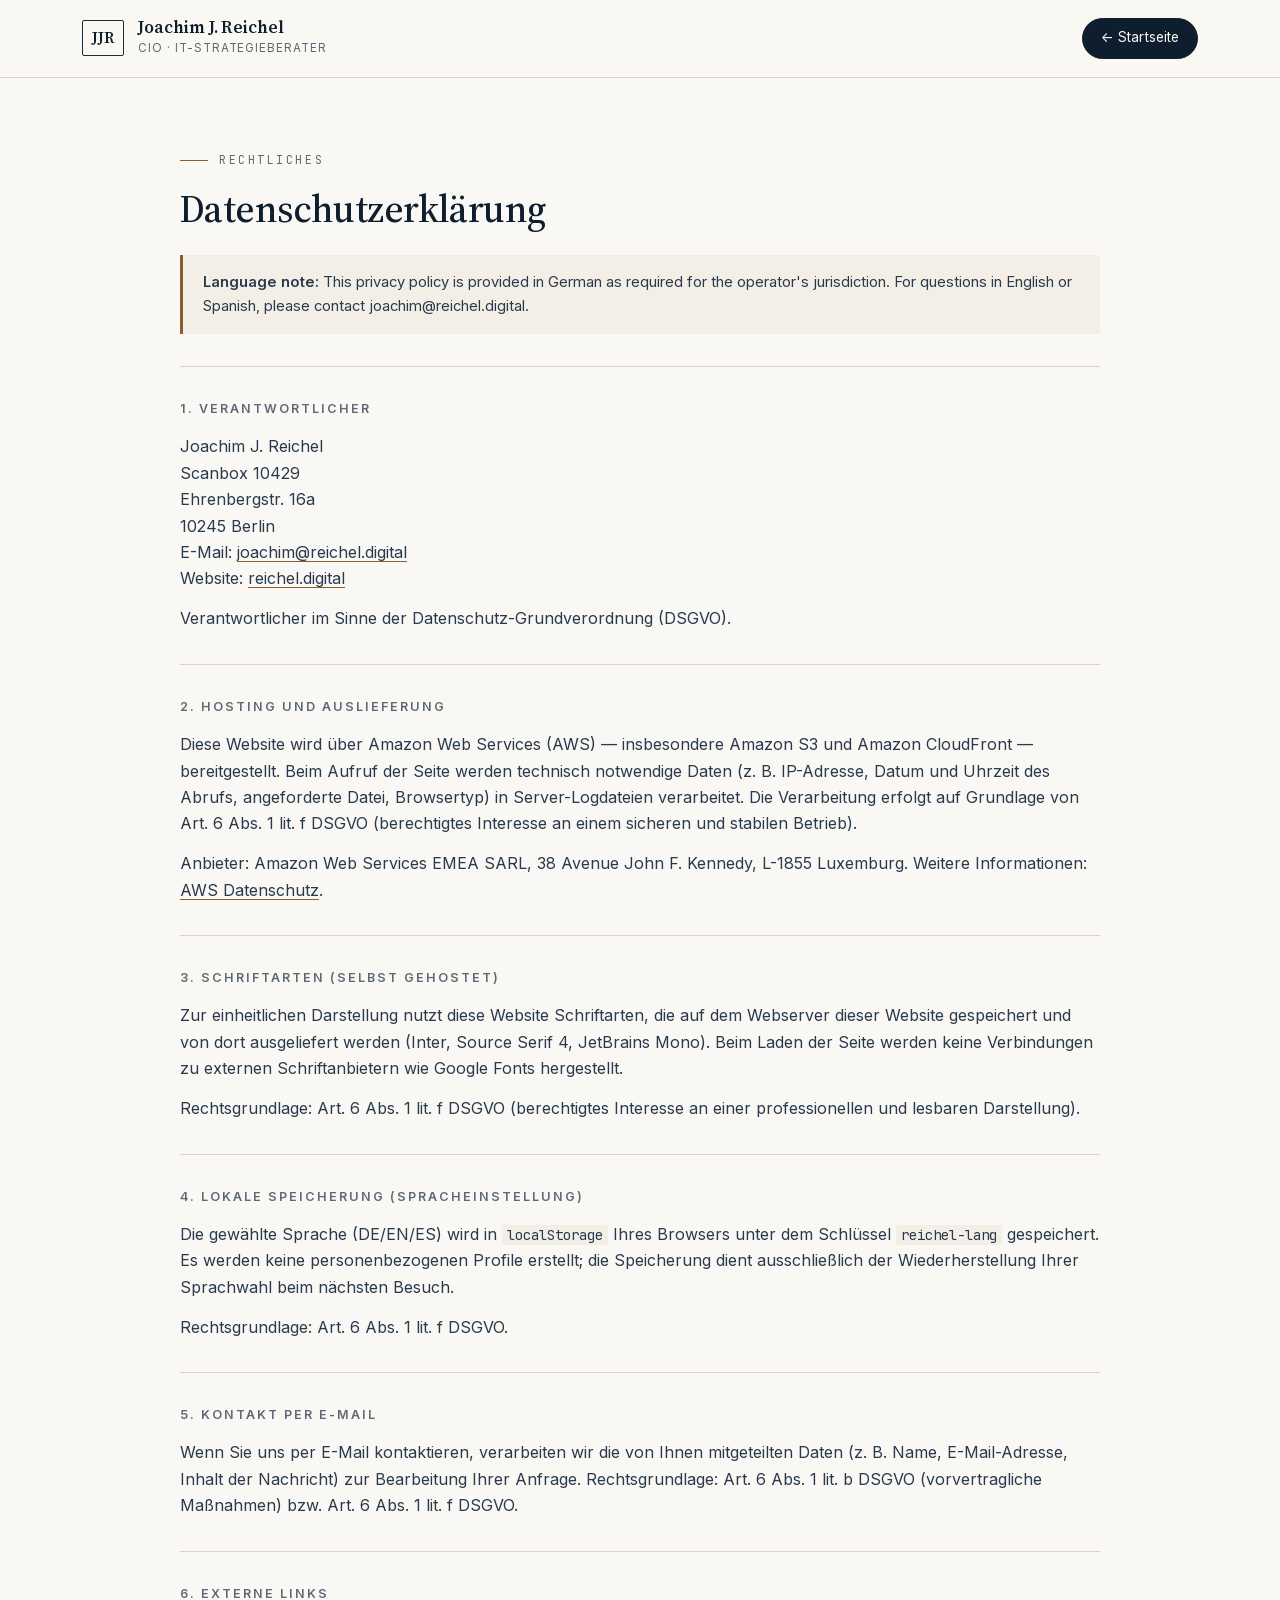
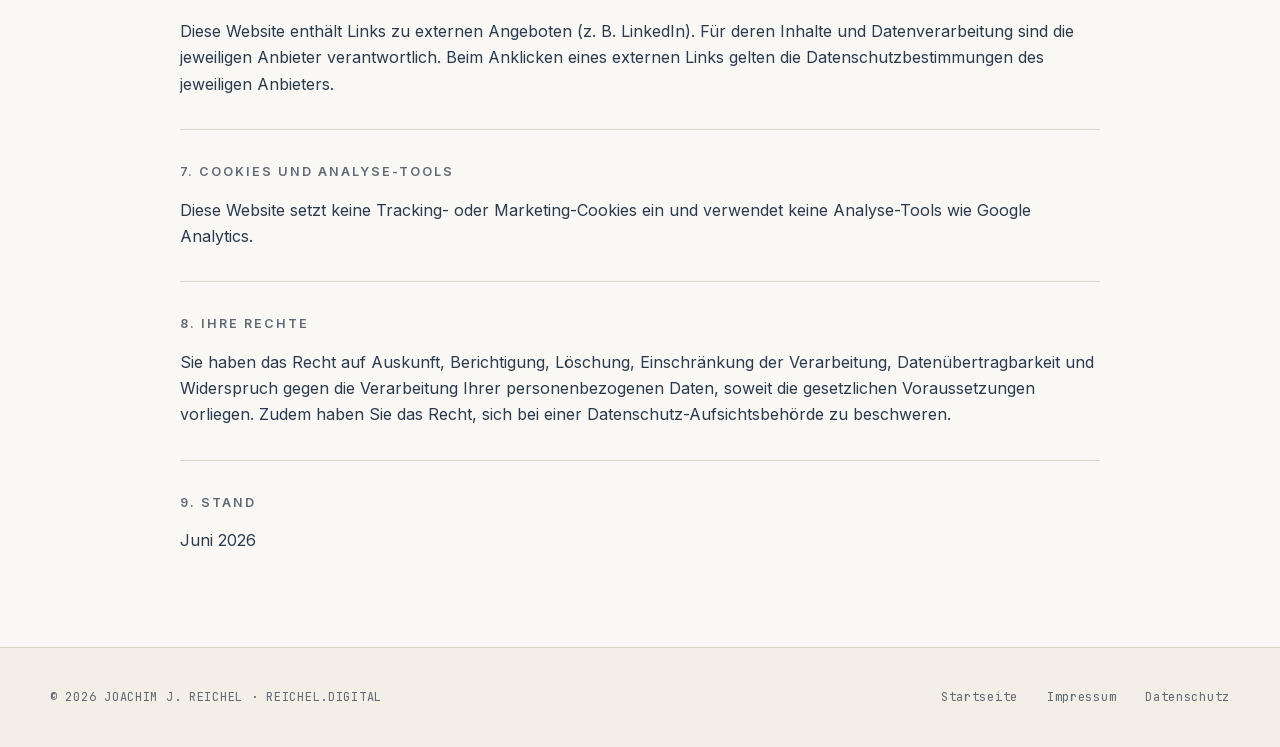
<file: datenschutz.html>
<!DOCTYPE html>
<html lang="de">
<head>
<meta charset="UTF-8" />
<title>Datenschutz — Joachim J. Reichel</title>
<meta name="viewport" content="width=device-width, initial-scale=1" />
<meta name="robots" content="noindex" />
<link rel="icon" href="favicon.svg" type="image/svg+xml" />
<link rel="stylesheet" href="fonts.css" />
<link rel="stylesheet" href="styles.css" />
</head>
<body class="legal-page">
<a class="skip-link" href="#main">Zum Inhalt springen</a>
<header class="site-header">
  <div class="nav">
    <a href="index.html" class="brand" aria-label="Zur Startseite">
      <span class="brand-mark">JJR</span>
      <span>
        <span class="brand-name">Joachim J. Reichel</span>
        <span class="brand-role">CIO · IT-Strategieberater</span>
      </span>
    </a>
    <div class="nav-right">
      <a href="index.html" class="nav-cta legal-back">← Startseite</a>
    </div>
  </div>
</header>

<main id="main" class="legal-main">
  <div class="inner narrow">
    <div class="kicker">Rechtliches</div>
    <h1 class="section-title">Datenschutzerklärung</h1>

    <div class="legal-notice" lang="en">
      <p><strong>Language note:</strong> This privacy policy is provided in German as required for the operator's jurisdiction. For questions in English or Spanish, please contact <a href="mailto:joachim@reichel.digital">joachim@reichel.digital</a>.</p>
    </div>

    <div class="legal-block">
      <h2>1. Verantwortlicher</h2>
      <p>
        Joachim J. Reichel<br />
        Scanbox 10429<br />
        Ehrenbergstr. 16a<br />
        10245 Berlin<br />
        E-Mail: <a href="mailto:joachim@reichel.digital">joachim@reichel.digital</a><br />
        Website: <a href="https://reichel.digital/">reichel.digital</a>
      </p>
      <p>Verantwortlicher im Sinne der Datenschutz-Grundverordnung (DSGVO).</p>
    </div>

    <div class="legal-block">
      <h2>2. Hosting und Auslieferung</h2>
      <p>
        Diese Website wird über Amazon Web Services (AWS) — insbesondere Amazon S3 und
        Amazon CloudFront — bereitgestellt. Beim Aufruf der Seite werden technisch notwendige
        Daten (z. B. IP-Adresse, Datum und Uhrzeit des Abrufs, angeforderte Datei, Browsertyp)
        in Server-Logdateien verarbeitet. Die Verarbeitung erfolgt auf Grundlage von
        Art. 6 Abs. 1 lit. f DSGVO (berechtigtes Interesse an einem sicheren und stabilen Betrieb).
      </p>
      <p>
        Anbieter: Amazon Web Services EMEA SARL, 38 Avenue John F. Kennedy, L-1855 Luxemburg.
        Weitere Informationen:
        <a href="https://aws.amazon.com/de/privacy/" target="_blank" rel="noopener">AWS Datenschutz</a>.
      </p>
    </div>

    <div class="legal-block">
      <h2>3. Schriftarten (selbst gehostet)</h2>
      <p>
        Zur einheitlichen Darstellung nutzt diese Website Schriftarten, die auf dem
        Webserver dieser Website gespeichert und von dort ausgeliefert werden
        (Inter, Source Serif 4, JetBrains Mono). Beim Laden der Seite werden keine
        Verbindungen zu externen Schriftanbietern wie Google Fonts hergestellt.
      </p>
      <p>Rechtsgrundlage: Art. 6 Abs. 1 lit. f DSGVO (berechtigtes Interesse an einer professionellen und lesbaren Darstellung).</p>
    </div>

    <div class="legal-block">
      <h2>4. Lokale Speicherung (Spracheinstellung)</h2>
      <p>
        Die gewählte Sprache (DE/EN/ES) wird in <code>localStorage</code> Ihres Browsers
        unter dem Schlüssel <code>reichel-lang</code> gespeichert. Es werden keine personenbezogenen
        Profile erstellt; die Speicherung dient ausschließlich der Wiederherstellung Ihrer
        Sprachwahl beim nächsten Besuch.
      </p>
      <p>Rechtsgrundlage: Art. 6 Abs. 1 lit. f DSGVO.</p>
    </div>

    <div class="legal-block">
      <h2>5. Kontakt per E-Mail</h2>
      <p>
        Wenn Sie uns per E-Mail kontaktieren, verarbeiten wir die von Ihnen mitgeteilten Daten
        (z. B. Name, E-Mail-Adresse, Inhalt der Nachricht) zur Bearbeitung Ihrer Anfrage.
        Rechtsgrundlage: Art. 6 Abs. 1 lit. b DSGVO (vorvertragliche Maßnahmen) bzw.
        Art. 6 Abs. 1 lit. f DSGVO.
      </p>
    </div>

    <div class="legal-block">
      <h2>6. Externe Links</h2>
      <p>
        Diese Website enthält Links zu externen Angeboten (z. B. LinkedIn). Für deren Inhalte
        und Datenverarbeitung sind die jeweiligen Anbieter verantwortlich. Beim Anklicken
        eines externen Links gelten die Datenschutzbestimmungen des jeweiligen Anbieters.
      </p>
    </div>

    <div class="legal-block">
      <h2>7. Cookies und Analyse-Tools</h2>
      <p>
        Diese Website setzt keine Tracking- oder Marketing-Cookies ein und verwendet
        keine Analyse-Tools wie Google Analytics.
      </p>
    </div>

    <div class="legal-block">
      <h2>8. Ihre Rechte</h2>
      <p>
        Sie haben das Recht auf Auskunft, Berichtigung, Löschung, Einschränkung der Verarbeitung,
        Datenübertragbarkeit und Widerspruch gegen die Verarbeitung Ihrer personenbezogenen Daten,
        soweit die gesetzlichen Voraussetzungen vorliegen. Zudem haben Sie das Recht, sich bei
        einer Datenschutz-Aufsichtsbehörde zu beschweren.
      </p>
    </div>

    <div class="legal-block">
      <h2>9. Stand</h2>
      <p>Juni 2026</p>
    </div>
  </div>
</main>

<footer class="site-footer">
  <div class="footer-inner">
    <div>© <span class="year"></span> JOACHIM J. REICHEL · REICHEL.DIGITAL</div>
    <div class="footer-links">
      <a href="index.html">Startseite</a>
      <a href="impressum.html">Impressum</a>
      <a href="datenschutz.html" aria-current="page">Datenschutz</a>
    </div>
  </div>
</footer>

<script>document.querySelectorAll('.year').forEach(el => el.textContent = new Date().getFullYear());</script>
</body>
</html>
</file>
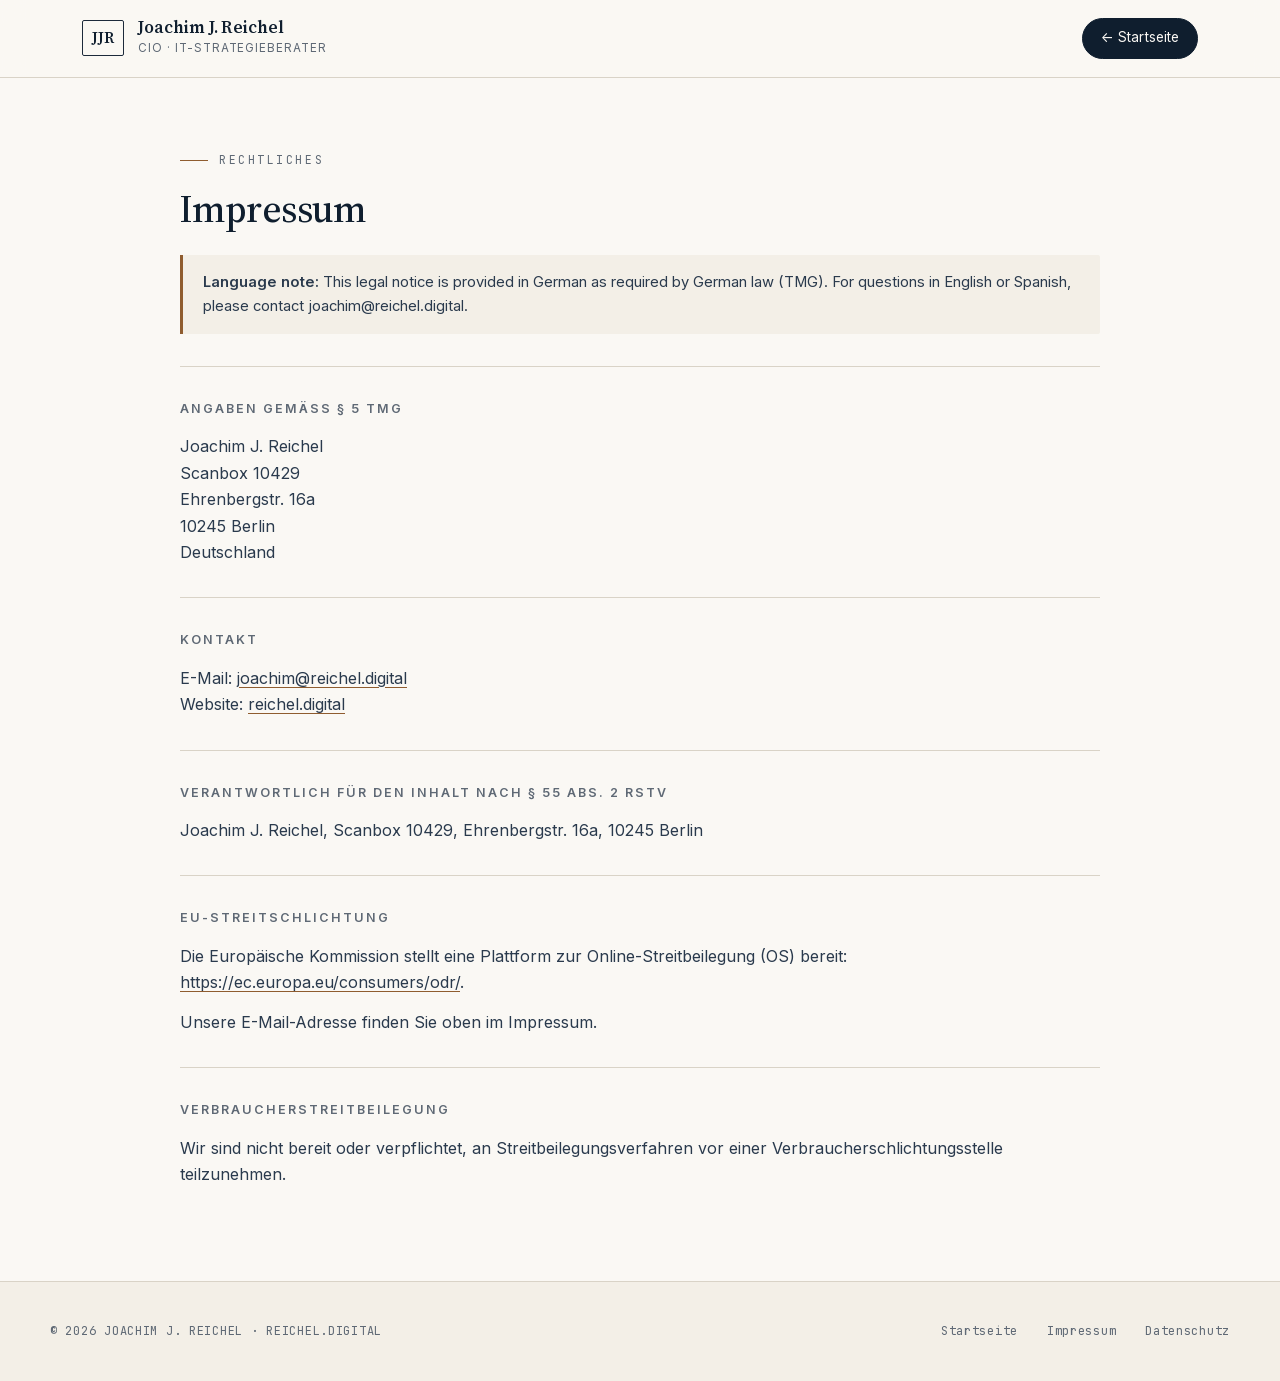
<file: impressum.html>
<!DOCTYPE html>
<html lang="de">
<head>
<meta charset="UTF-8" />
<title>Impressum — Joachim J. Reichel</title>
<meta name="viewport" content="width=device-width, initial-scale=1" />
<meta name="robots" content="noindex" />
<link rel="icon" href="favicon.svg" type="image/svg+xml" />
<link rel="stylesheet" href="fonts.css" />
<link rel="stylesheet" href="styles.css" />
</head>
<body class="legal-page">
<a class="skip-link" href="#main">Zum Inhalt springen</a>
<header class="site-header">
  <div class="nav">
    <a href="index.html" class="brand" aria-label="Zur Startseite">
      <span class="brand-mark">JJR</span>
      <span>
        <span class="brand-name">Joachim J. Reichel</span>
        <span class="brand-role">CIO · IT-Strategieberater</span>
      </span>
    </a>
    <div class="nav-right">
      <a href="index.html" class="nav-cta legal-back">← Startseite</a>
    </div>
  </div>
</header>

<main id="main" class="legal-main">
  <div class="inner narrow">
    <div class="kicker">Rechtliches</div>
    <h1 class="section-title">Impressum</h1>

    <div class="legal-notice" lang="en">
      <p><strong>Language note:</strong> This legal notice is provided in German as required by German law (TMG). For questions in English or Spanish, please contact <a href="mailto:joachim@reichel.digital">joachim@reichel.digital</a>.</p>
    </div>

    <div class="legal-block">
      <h2>Angaben gemäß § 5 TMG</h2>
      <p>
        Joachim J. Reichel<br />
        Scanbox 10429<br />
        Ehrenbergstr. 16a<br />
        10245 Berlin<br />
        Deutschland
      </p>
    </div>

    <div class="legal-block">
      <h2>Kontakt</h2>
      <p>
        E-Mail: <a href="mailto:joachim@reichel.digital">joachim@reichel.digital</a><br />
        Website: <a href="https://reichel.digital/">reichel.digital</a>
      </p>
    </div>

    <div class="legal-block">
      <h2>Verantwortlich für den Inhalt nach § 55 Abs. 2 RStV</h2>
      <p>Joachim J. Reichel, Scanbox 10429, Ehrenbergstr. 16a, 10245 Berlin</p>
    </div>

    <div class="legal-block">
      <h2>EU-Streitschlichtung</h2>
      <p>
        Die Europäische Kommission stellt eine Plattform zur Online-Streitbeilegung (OS) bereit:
        <a href="https://ec.europa.eu/consumers/odr/" target="_blank" rel="noopener">https://ec.europa.eu/consumers/odr/</a>.
      </p>
      <p>Unsere E-Mail-Adresse finden Sie oben im Impressum.</p>
    </div>

    <div class="legal-block">
      <h2>Verbraucherstreitbeilegung</h2>
      <p>
        Wir sind nicht bereit oder verpflichtet, an Streitbeilegungsverfahren vor einer
        Verbraucherschlichtungsstelle teilzunehmen.
      </p>
    </div>
  </div>
</main>

<footer class="site-footer">
  <div class="footer-inner">
    <div>© <span class="year"></span> JOACHIM J. REICHEL · REICHEL.DIGITAL</div>
    <div class="footer-links">
      <a href="index.html">Startseite</a>
      <a href="impressum.html" aria-current="page">Impressum</a>
      <a href="datenschutz.html">Datenschutz</a>
    </div>
  </div>
</footer>

<script>document.querySelectorAll('.year').forEach(el => el.textContent = new Date().getFullYear());</script>
</body>
</html>
</file>
<file: fonts.css>
/* Self-hosted fonts — no requests to Google (DSGVO-friendly) */

@font-face {
  font-family: "Inter";
  font-style: normal;
  font-weight: 400 600;
  font-display: swap;
  src: url("fonts/inter-latin.woff2") format("woff2");
}

@font-face {
  font-family: "JetBrains Mono";
  font-style: normal;
  font-weight: 400 500;
  font-display: swap;
  src: url("fonts/jetbrains-mono-latin.woff2") format("woff2");
}

@font-face {
  font-family: "Source Serif 4";
  font-style: normal;
  font-weight: 400 600;
  font-display: swap;
  src: url("fonts/source-serif-4-latin.woff2") format("woff2");
}

@font-face {
  font-family: "Source Serif 4";
  font-style: italic;
  font-weight: 400 500;
  font-display: swap;
  src: url("fonts/source-serif-4-latin-italic.woff2") format("woff2");
}
</file>
<file: styles.css>
/* ============================================================
   Joachim J. Reichel – reichel.digital
   Editorial, ruhig, vertrauensstiftend
   ============================================================ */

:root {
  /* Farben – warmes Off-White mit tiefem Navy */
  --bg:            #faf8f4;
  --bg-deep:       #f3efe7;
  --ink:           #0f1e2e;
  --ink-soft:      #2a3a4d;
  --muted:         #5f6975;
  --line:          #d9d3c7;
  --line-strong:   #1c2a3a;
  --accent:        oklch(52% 0.09 60);   /* gedämpftes Messing */
  --accent-bright: oklch(72% 0.09 60);   /* Messing auf dunklem Grund */
  --accent-soft:   oklch(55% 0.09 60 / 0.10);

  /* Typo */
  --serif: "Source Serif 4", "Source Serif Pro", Georgia, "Times New Roman", serif;
  --sans:  "Inter", -apple-system, BlinkMacSystemFont, "Segoe UI", Helvetica, Arial, sans-serif;
  --mono:  "JetBrains Mono", ui-monospace, SFMono-Regular, Menlo, Consolas, monospace;

  /* Rhythmus */
  --max:    1180px;
  --narrow: 920px;
}

* { box-sizing: border-box; margin: 0; padding: 0; }

html { scroll-behavior: smooth; }

@media (prefers-reduced-motion: reduce) {
  html { scroll-behavior: auto; }
  *, *::before, *::after {
    animation-duration: 0.01ms !important;
    animation-iteration-count: 1 !important;
    transition-duration: 0.01ms !important;
  }
}

/* ---------- Skip link ---------- */
.skip-link {
  position: absolute;
  left: 1rem;
  top: -100%;
  z-index: 100;
  padding: 0.65rem 1rem;
  background: var(--ink);
  color: var(--bg);
  font-size: 0.85rem;
  border-radius: 2px;
}

.skip-link:focus {
  top: 1rem;
}

/* ---------- Focus ---------- */
a:focus-visible,
button:focus-visible {
  outline: 2px solid var(--accent);
  outline-offset: 3px;
}

.lang-switch button:focus-visible {
  outline-offset: 2px;
}

body {
  font-family: var(--sans);
  font-size: 17px;
  line-height: 1.6;
  color: var(--ink);
  background: var(--bg);
  -webkit-font-smoothing: antialiased;
  -moz-osx-font-smoothing: grayscale;
  font-feature-settings: "ss01", "cv11";
  text-rendering: optimizeLegibility;
}

a { color: inherit; text-decoration: none; }

img { display: block; max-width: 100%; }

::selection { background: var(--ink); color: var(--bg); }

/* ---------- Sprachcontainer ---------- */
.lang { display: none; }
.lang.active { display: block; }

/* ---------- Header ---------- */
.site-header {
  position: sticky;
  top: 0;
  z-index: 40;
  background: color-mix(in srgb, var(--bg) 92%, transparent);
  backdrop-filter: saturate(1.4) blur(12px);
  -webkit-backdrop-filter: saturate(1.4) blur(12px);
  border-bottom: 1px solid var(--line);
}

.nav {
  max-width: var(--max);
  margin: 0 auto;
  padding: 1.1rem 2rem;
  display: flex;
  align-items: center;
  justify-content: space-between;
  gap: 2rem;
}

.brand {
  display: flex;
  align-items: center;
  gap: 0.9rem;
}

.brand-mark {
  min-width: 42px;
  height: 36px;
  padding: 0 0.45rem;
  border: 1px solid var(--line-strong);
  display: grid;
  place-items: center;
  font-family: var(--serif);
  font-weight: 600;
  font-size: 0.95rem;
  color: var(--ink);
  letter-spacing: 0.02em;
  border-radius: 2px;
}

.brand-name {
  display: block;
  font-family: var(--serif);
  font-size: 1.05rem;
  font-weight: 600;
  letter-spacing: -0.005em;
  color: var(--ink);
  line-height: 1.1;
}

.brand-role {
  display: block;
  font-size: 0.73rem;
  color: var(--muted);
  letter-spacing: 0.08em;
  text-transform: uppercase;
  margin-top: 2px;
  white-space: nowrap;
}

.nav-links {
  display: flex;
  gap: 2.1rem;
  font-size: 0.88rem;
  align-items: center;
  color: var(--ink-soft);
}

.nav-links a {
  position: relative;
  padding: 0.25rem 0;
  transition: color 0.18s ease;
}

.nav-links a:hover { color: var(--ink); }

.nav-links a::after {
  content: "";
  position: absolute;
  left: 0;
  right: 0;
  bottom: -2px;
  height: 1px;
  background: var(--ink);
  transform: scaleX(0);
  transform-origin: left;
  transition: transform 0.22s ease;
}

.nav-links a:hover::after { transform: scaleX(1); }

.nav-right {
  display: flex;
  align-items: center;
  gap: 1.2rem;
}

.lang-switch {
  display: flex;
  font-size: 0.72rem;
  letter-spacing: 0.12em;
  color: var(--muted);
  font-family: var(--mono);
}

.lang-switch button {
  background: none;
  border: none;
  padding: 0.3rem 0.55rem;
  cursor: pointer;
  color: inherit;
  letter-spacing: inherit;
  font-family: inherit;
  transition: color 0.15s;
  border-radius: 2px;
}

.lang-switch button:hover { color: var(--ink); }

.lang-switch button.on {
  color: var(--ink);
  font-weight: 600;
}

.lang-switch .sep {
  opacity: 0.4;
  padding: 0.3rem 0;
}

.nav-cta {
  font-size: 0.85rem;
  padding: 0.55rem 1.1rem;
  background: var(--ink);
  color: var(--bg);
  border-radius: 999px;
  border: 1px solid var(--ink);
  cursor: pointer;
  font-family: inherit;
  letter-spacing: 0.01em;
  white-space: nowrap;
  transition: background 0.18s, color 0.18s, transform 0.12s;
}

.nav-cta:hover {
  background: transparent;
  color: var(--ink);
}

.nav-toggle {
  display: none;
  background: none;
  border: 1px solid var(--line-strong);
  width: 40px;
  height: 40px;
  border-radius: 2px;
  font-size: 1.1rem;
  cursor: pointer;
  color: var(--ink);
}

/* ---------- Sections ---------- */
section { padding: 6rem 2rem; }
.inner { max-width: var(--max); margin: 0 auto; }
.narrow { max-width: var(--narrow); margin: 0 auto; }

.kicker {
  font-family: var(--mono);
  font-size: 0.72rem;
  letter-spacing: 0.22em;
  text-transform: uppercase;
  color: var(--muted);
  display: inline-flex;
  align-items: center;
  gap: 0.7rem;
  margin-bottom: 1.1rem;
}

.kicker::before {
  content: "";
  width: 28px;
  height: 1px;
  background: var(--accent);
  display: inline-block;
}

h1, h2, h3 {
  font-family: var(--serif);
  font-weight: 500;
  color: var(--ink);
  letter-spacing: -0.015em;
  text-wrap: balance;
}

.section-title {
  font-size: clamp(1.8rem, 3vw, 2.4rem);
  line-height: 1.15;
  margin-bottom: 1rem;
}

.section-lede {
  font-size: 1.05rem;
  color: var(--ink-soft);
  max-width: 42rem;
  line-height: 1.6;
  text-wrap: pretty;
}

/* ---------- Hero ---------- */
.hero {
  padding-top: 4rem;
  padding-bottom: 6rem;
  position: relative;
}

.hero-grid {
  display: grid;
  grid-template-columns: minmax(0, 1.15fr) minmax(0, 1fr);
  gap: 4rem;
  align-items: center;
}

.hero-headline {
  font-family: var(--serif);
  font-size: clamp(2.4rem, 5vw, 4rem);
  font-weight: 400;
  line-height: 1.05;
  letter-spacing: -0.025em;
  color: var(--ink);
  margin-bottom: 1.75rem;
  text-wrap: balance;
}

.hero-headline em {
  font-style: italic;
  font-weight: 400;
  color: var(--accent);
}

.hero-lede {
  font-size: 1.12rem;
  line-height: 1.55;
  color: var(--ink-soft);
  max-width: 30rem;
  margin-bottom: 2.2rem;
  text-wrap: pretty;
}

.hero-actions {
  display: flex;
  gap: 1rem;
  flex-wrap: wrap;
  align-items: center;
}

.btn {
  font-family: inherit;
  font-size: 0.92rem;
  padding: 0.85rem 1.5rem;
  border-radius: 999px;
  border: 1px solid transparent;
  cursor: pointer;
  display: inline-flex;
  align-items: center;
  gap: 0.55rem;
  letter-spacing: 0.005em;
  transition: background 0.18s ease, color 0.18s ease, border-color 0.18s ease, transform 0.12s ease;
}

.btn-primary {
  background: var(--ink);
  color: var(--bg);
  border-color: var(--ink);
}

.btn-primary:hover {
  background: transparent;
  color: var(--ink);
}

.btn-ghost {
  background: transparent;
  color: var(--ink);
  border-color: var(--line-strong);
}

.btn-ghost:hover {
  background: var(--ink);
  color: var(--bg);
  border-color: var(--ink);
}

.btn .arrow {
  display: inline-block;
  transition: transform 0.2s ease;
}

.btn:hover .arrow { transform: translateX(3px); }

/* Portrait – editorial Rahmen */
.portrait-wrap {
  position: relative;
  aspect-ratio: 4 / 5;
  overflow: hidden;
  background: var(--bg-deep);
  border-radius: 2px;
}

.portrait-wrap img {
  width: 100%;
  height: 100%;
  object-fit: cover;
  object-position: 58% 18%;
  filter: saturate(0.92) contrast(1.02);
}

.portrait-caption {
  position: absolute;
  left: 0;
  right: 0;
  bottom: 0;
  padding: 1rem 1.2rem;
  background: linear-gradient(to top, rgba(15, 30, 46, 0.82), transparent);
  color: rgba(255, 255, 255, 0.92);
  font-family: var(--mono);
  font-size: 0.7rem;
  letter-spacing: 0.14em;
  text-transform: uppercase;
  display: flex;
  justify-content: space-between;
  align-items: flex-end;
}

.portrait-meta-lines {
  display: flex;
  flex-direction: column;
  gap: 0.2rem;
}

.portrait-meta-lines span:first-child { color: #fff; }
.portrait-meta-lines span:last-child { opacity: 0.7; letter-spacing: 0.1em; }

/* ---------- Credentials-Streifen ---------- */
.creds {
  padding: 2.2rem 2rem;
  border-top: 1px solid var(--line);
  border-bottom: 1px solid var(--line);
  background: var(--bg-deep);
}

.creds-inner {
  max-width: var(--max);
  margin: 0 auto;
  display: grid;
  grid-template-columns: auto 1fr;
  gap: 3rem;
  align-items: center;
}

.creds-label {
  font-family: var(--mono);
  font-size: 0.7rem;
  letter-spacing: 0.18em;
  text-transform: uppercase;
  color: var(--muted);
  max-width: 11rem;
  line-height: 1.4;
}

.creds-list {
  display: grid;
  grid-template-columns: repeat(4, minmax(0, 1fr));
  gap: 2.5rem;
}

.cred {
  display: flex;
  flex-direction: column;
  gap: 0.3rem;
  border-left: 1px solid var(--line);
  padding-left: 1.3rem;
}

.cred-num {
  font-family: var(--serif);
  font-size: 1.8rem;
  line-height: 1;
  font-weight: 500;
  color: var(--ink);
  letter-spacing: -0.02em;
}

.cred-num sup {
  font-size: 0.9rem;
  font-weight: 400;
  margin-left: 2px;
  color: var(--accent);
  top: -0.5em;
  position: relative;
}

.cred-label {
  font-size: 0.8rem;
  color: var(--ink-soft);
  line-height: 1.4;
}

/* ---------- Services ---------- */
.services {
  background: var(--bg);
}

.services-header {
  display: grid;
  grid-template-columns: minmax(0, 1fr) minmax(0, 1fr);
  gap: 3rem;
  align-items: flex-end;
  margin-bottom: 4rem;
}

.services-list {
  display: flex;
  flex-direction: column;
}

.service {
  display: grid;
  grid-template-columns: 5rem minmax(0, 2fr) minmax(0, 3fr);
  gap: 3rem;
  padding: 2.4rem 0;
  border-top: 1px solid var(--line);
  align-items: flex-start;
  transition: background 0.2s ease;
  margin: 0 -1rem;
  padding-left: 1rem;
  padding-right: 1rem;
}

.service:last-child { border-bottom: 1px solid var(--line); }

.service:hover { background: var(--bg-deep); }

.service-num {
  font-family: var(--serif);
  font-size: 1.6rem;
  font-weight: 500;
  color: var(--accent);
  letter-spacing: -0.01em;
}

.service-title {
  font-family: var(--serif);
  font-size: 1.45rem;
  line-height: 1.2;
  font-weight: 500;
  color: var(--ink);
  letter-spacing: -0.015em;
}

.service-body p {
  font-size: 1rem;
  color: var(--ink-soft);
  line-height: 1.6;
  margin-bottom: 1.1rem;
  text-wrap: pretty;
}

.service-list {
  list-style: none;
  display: flex;
  flex-direction: column;
  gap: 0.55rem;
}

.service-list li {
  font-size: 0.92rem;
  color: var(--ink-soft);
  padding-left: 1.2rem;
  position: relative;
  line-height: 1.5;
}

.service-list li::before {
  content: "";
  position: absolute;
  left: 0;
  top: 0.65rem;
  width: 8px;
  height: 1px;
  background: var(--accent);
}

/* ---------- Projects / Approach ---------- */
.approach {
  background: var(--bg-deep);
  border-top: 1px solid var(--line);
  border-bottom: 1px solid var(--line);
}

.approach-grid {
  display: grid;
  grid-template-columns: minmax(0, 1fr) minmax(0, 1.2fr);
  gap: 4rem;
  align-items: flex-start;
}

.approach-engagements {
  list-style: none;
  display: flex;
  flex-direction: column;
  gap: 1.4rem;
  margin-top: 2rem;
}

.approach-engagements li {
  display: grid;
  grid-template-columns: auto 1fr;
  gap: 1.1rem;
  align-items: flex-start;
  padding-bottom: 1.4rem;
  border-bottom: 1px solid var(--line);
  font-size: 0.98rem;
  line-height: 1.5;
  color: var(--ink-soft);
}

.approach-engagements li:last-child { border-bottom: none; }

.approach-engagements .tag {
  font-family: var(--mono);
  font-size: 0.68rem;
  letter-spacing: 0.14em;
  text-transform: uppercase;
  color: var(--accent);
  padding: 0.3rem 0.55rem;
  border: 1px solid var(--accent);
  border-radius: 2px;
  white-space: nowrap;
  background: var(--bg);
}

.principles {
  background: var(--ink);
  color: var(--bg);
  padding: 2.4rem;
  border-radius: 2px;
  position: relative;
  overflow: hidden;
}

.principles h3 {
  color: var(--bg);
  font-size: 1.3rem;
  margin-bottom: 1.2rem;
}

.principles p {
  font-size: 0.98rem;
  color: rgba(250, 248, 244, 0.75);
  line-height: 1.6;
  margin-bottom: 1.8rem;
}

.principles-list {
  list-style: none;
  display: flex;
  flex-direction: column;
  gap: 1rem;
}

.principles-list li {
  display: grid;
  grid-template-columns: auto 1fr;
  gap: 1rem;
  padding-top: 1rem;
  border-top: 1px solid rgba(250, 248, 244, 0.14);
  font-size: 0.92rem;
  color: rgba(250, 248, 244, 0.9);
}

.principles-list li:first-child {
  border-top: none;
  padding-top: 0;
}

.principles-list .pnum {
  font-family: var(--serif);
  font-style: italic;
  font-size: 0.95rem;
  color: var(--accent-bright);
  min-width: 1.2rem;
}

/* ---------- About ---------- */
.about-grid {
  display: grid;
  grid-template-columns: minmax(0, 1.1fr) minmax(0, 1fr);
  gap: 5rem;
  align-items: flex-start;
}

.about-copy {
  max-width: 34rem;
}

.about-copy p {
  font-size: 1.05rem;
  line-height: 1.7;
  color: var(--ink-soft);
  margin-bottom: 1.3rem;
  text-wrap: pretty;
}

.about-copy p:first-of-type::first-letter {
  font-family: var(--serif);
  font-size: 3.8rem;
  line-height: 0.9;
  float: left;
  padding: 0.3rem 0.7rem 0 0;
  color: var(--ink);
  font-weight: 500;
}

.about-card {
  border: 1px solid var(--line-strong);
  padding: 2rem;
  background: var(--bg);
  border-radius: 2px;
}

.about-card h3 {
  font-size: 1.05rem;
  font-family: var(--sans);
  font-weight: 600;
  letter-spacing: 0.01em;
  margin-bottom: 1.3rem;
  text-transform: uppercase;
  font-size: 0.78rem;
  letter-spacing: 0.18em;
  color: var(--muted);
  font-family: var(--mono);
}

.about-list {
  list-style: none;
  display: flex;
  flex-direction: column;
}

.about-list li {
  padding: 1rem 0;
  border-top: 1px solid var(--line);
  font-size: 0.95rem;
  line-height: 1.5;
  color: var(--ink-soft);
  display: grid;
  grid-template-columns: 1.8rem 1fr;
  align-items: baseline;
  gap: 0.5rem;
}

.about-list li:first-child { border-top: none; }

.about-list .idx {
  font-family: var(--mono);
  font-size: 0.72rem;
  color: var(--accent);
  letter-spacing: 0.1em;
}

.about-list strong {
  color: var(--ink);
  font-weight: 600;
}

/* ---------- Sailing ---------- */
.sailing {
  background: var(--ink);
  color: var(--bg);
  position: relative;
  overflow: hidden;
}

.sailing .kicker { color: rgba(250, 248, 244, 0.6); }
.sailing .kicker::before { background: var(--accent); }
.sailing h2 { color: var(--bg); }

.sailing-grid {
  display: grid;
  grid-template-columns: minmax(0, 1fr) minmax(0, 1fr);
  gap: 5rem;
  align-items: center;
}

.sailing-intro {
  font-size: 1.1rem;
  color: rgba(250, 248, 244, 0.8);
  line-height: 1.6;
  margin: 1.3rem 0 2rem;
  text-wrap: pretty;
}

.sailing-quote {
  font-family: var(--serif);
  font-style: italic;
  font-size: 1.5rem;
  line-height: 1.4;
  color: var(--bg);
  border-left: 2px solid var(--accent);
  padding-left: 1.5rem;
  margin: 2rem 0;
  text-wrap: balance;
}

.sailing-principles {
  list-style: none;
  display: flex;
  flex-direction: column;
  gap: 1.2rem;
}

.sailing-principles li {
  display: grid;
  grid-template-columns: auto 1fr;
  gap: 1.2rem;
  padding-bottom: 1.2rem;
  border-bottom: 1px solid rgba(250, 248, 244, 0.14);
  font-size: 0.98rem;
  color: rgba(250, 248, 244, 0.85);
  line-height: 1.5;
}

.sailing-principles li:last-child { border-bottom: none; padding-bottom: 0; }

.sailing-principles .roman {
  font-family: var(--serif);
  font-style: italic;
  color: var(--accent-bright);
  min-width: 1.8rem;
  font-size: 0.95rem;
}

.sailing-principles strong {
  color: var(--bg);
  font-weight: 600;
  display: block;
  margin-bottom: 0.25rem;
  font-family: var(--serif);
  font-style: italic;
  font-size: 1.05rem;
}

.sailing-illus {
  aspect-ratio: 3/4;
  background: linear-gradient(160deg, #132334 0%, #0a1622 60%, #050c14 100%);
  border: 1px solid rgba(250, 248, 244, 0.1);
  border-radius: 2px;
  position: relative;
  overflow: hidden;
  padding: 2rem;
  display: flex;
  flex-direction: column;
  justify-content: space-between;
}

.sailing-illus svg { width: 100%; height: auto; }

.sailing-illus-label {
  font-family: var(--mono);
  font-size: 0.7rem;
  letter-spacing: 0.16em;
  text-transform: uppercase;
  color: rgba(250, 248, 244, 0.55);
  display: flex;
  justify-content: space-between;
}

.sailing-illus-title {
  font-family: var(--serif);
  font-style: italic;
  font-size: 1.6rem;
  color: var(--bg);
}

/* ---------- Contact ---------- */
.contact {
  background: var(--bg);
}

.contact-grid {
  display: grid;
  grid-template-columns: minmax(0, 1fr) minmax(0, 1fr);
  gap: 4rem;
  align-items: flex-start;
  margin-top: 3rem;
}

.contact-primary {
  border: 1px solid var(--line-strong);
  padding: 2.5rem;
  background: var(--bg);
  border-radius: 2px;
}

.contact-primary p {
  font-size: 1rem;
  color: var(--ink-soft);
  line-height: 1.6;
  margin-bottom: 1.8rem;
}

.contact-row {
  padding: 1.1rem 0;
  border-top: 1px solid var(--line);
  display: grid;
  grid-template-columns: 7rem 1fr;
  align-items: baseline;
  gap: 1rem;
}

.contact-row:first-of-type { border-top: none; }

.contact-label {
  font-family: var(--mono);
  font-size: 0.7rem;
  letter-spacing: 0.16em;
  text-transform: uppercase;
  color: var(--muted);
}

.contact-value {
  font-size: 1rem;
  color: var(--ink);
}

.contact-value a {
  text-decoration: underline;
  text-decoration-thickness: 1px;
  text-underline-offset: 3px;
  text-decoration-color: var(--accent);
  transition: color 0.15s;
}

.contact-value a:hover { color: var(--accent); }

.contact-aside h3 {
  font-size: 0.78rem;
  letter-spacing: 0.18em;
  text-transform: uppercase;
  font-family: var(--mono);
  font-weight: 400;
  color: var(--muted);
  margin-bottom: 1.5rem;
}

.contact-aside ol {
  list-style: none;
  counter-reset: stepcount;
  display: flex;
  flex-direction: column;
  gap: 1.4rem;
}

.contact-aside ol li {
  counter-increment: stepcount;
  display: grid;
  grid-template-columns: 2rem 1fr;
  gap: 0.8rem;
  font-size: 1rem;
  line-height: 1.5;
  color: var(--ink-soft);
}

.contact-aside ol li::before {
  content: counter(stepcount, decimal-leading-zero);
  font-family: var(--mono);
  font-size: 0.8rem;
  color: var(--accent);
  letter-spacing: 0.06em;
  padding-top: 2px;
}

.contact-close {
  margin-top: 2rem;
  font-style: italic;
  font-family: var(--serif);
  font-size: 1.05rem;
  line-height: 1.5;
  color: var(--ink);
  padding-top: 1.8rem;
  border-top: 1px solid var(--line);
  text-wrap: pretty;
}

/* ---------- Footer ---------- */
.site-footer {
  border-top: 1px solid var(--line);
  padding: 2.5rem 2rem;
  font-size: 0.85rem;
  color: var(--muted);
  background: var(--bg-deep);
}

.footer-inner {
  max-width: var(--max);
  margin: 0 auto;
  display: flex;
  flex-wrap: wrap;
  justify-content: space-between;
  align-items: center;
  gap: 1rem;
  font-family: var(--mono);
  font-size: 0.75rem;
  letter-spacing: 0.06em;
}

.footer-links {
  display: flex;
  flex-wrap: wrap;
  gap: 0.8rem 1.8rem;
}

.footer-links a:hover { color: var(--ink); }

/* ---------- Responsive ---------- */
@media (max-width: 1000px) {
  .hero-grid,
  .services-header,
  .approach-grid,
  .about-grid,
  .sailing-grid,
  .contact-grid {
    grid-template-columns: minmax(0, 1fr);
    gap: 3rem;
  }

  .hero { padding-bottom: 4rem; }

  /* Einspaltig: Porträt und Kompass begrenzen statt bildschirmfüllend */
  .portrait-wrap,
  .sailing-illus { max-width: 26rem; }

  .services-header { gap: 1.25rem; margin-bottom: 2.5rem; }

  .creds-inner {
    grid-template-columns: 1fr;
    gap: 1.5rem;
  }

  .creds-list {
    grid-template-columns: repeat(2, minmax(0, 1fr));
    gap: 1.8rem 2rem;
  }

  .service {
    grid-template-columns: 3rem 1fr;
    gap: 1rem 1.5rem;
  }

  .service-body {
    grid-column: 1 / -1;
    margin-top: 0.5rem;
  }

  section { padding: 4.5rem 1.5rem; }

  .nav { padding: 1rem 1.5rem; gap: 1rem; }
}

/* Navigation klappt ein, bevor Links und CTA nicht mehr in eine Zeile passen */
@media (max-width: 1100px) {
  .nav {
    position: relative;
    flex-wrap: wrap;
  }

  .nav-links { display: none; }
  .nav-links.open {
    display: flex;
    position: absolute;
    top: 100%;
    left: 0;
    right: 0;
    flex-direction: column;
    gap: 0;
    background: var(--bg);
    border-bottom: 1px solid var(--line);
    padding: 0.5rem 1.5rem 1.5rem;
  }
  .nav-links.open a {
    padding: 0.9rem 0;
    border-bottom: 1px solid var(--line);
  }
  .nav-toggle { display: block; }
}

@media (max-width: 720px) {
  body { font-size: 16px; }

  .nav-cta {
    display: inline-flex;
    font-size: 0.75rem;
    padding: 0.45rem 0.85rem;
    white-space: nowrap;
  }

  .hero { padding-top: 2.5rem; }

  .about-copy p:first-of-type::first-letter {
    font-size: 3rem;
  }

  .sailing-quote { font-size: 1.25rem; }

  .contact-primary, .principles { padding: 1.6rem; }

  .contact-row {
    grid-template-columns: 1fr;
    gap: 0.2rem;
  }

  .footer-inner { flex-direction: column; align-items: flex-start; }
}

/* ---------- Legal pages ---------- */
.legal-page .legal-main {
  padding: 4rem 2rem 5rem;
}

.legal-notice {
  margin-top: 1.5rem;
  padding: 1rem 1.25rem;
  background: var(--bg-deep);
  border-left: 3px solid var(--accent);
  border-radius: 0 2px 2px 0;
}

.legal-notice p {
  font-size: 0.92rem;
  line-height: 1.6;
  color: var(--ink-soft);
  margin: 0;
}

.legal-block {
  margin-top: 2rem;
  padding-top: 2rem;
  border-top: 1px solid var(--line);
}

.legal-block:first-of-type {
  margin-top: 1.5rem;
}

.legal-block h2 {
  font-family: var(--sans);
  font-size: 0.78rem;
  font-weight: 600;
  letter-spacing: 0.16em;
  text-transform: uppercase;
  color: var(--muted);
  margin-bottom: 0.9rem;
}

.legal-block p,
.legal-block li {
  font-size: 1rem;
  line-height: 1.65;
  color: var(--ink-soft);
  margin-bottom: 0.85rem;
}

.legal-block a {
  text-decoration: underline;
  text-decoration-color: var(--accent);
  text-underline-offset: 3px;
}

.legal-block code {
  font-family: var(--mono);
  font-size: 0.88em;
  background: var(--bg-deep);
  padding: 0.1em 0.35em;
  border-radius: 2px;
}

.legal-back {
  white-space: nowrap;
}

@media (max-width: 720px) {
  .legal-page .nav-cta.legal-back { display: inline-flex; }
}
</file>
